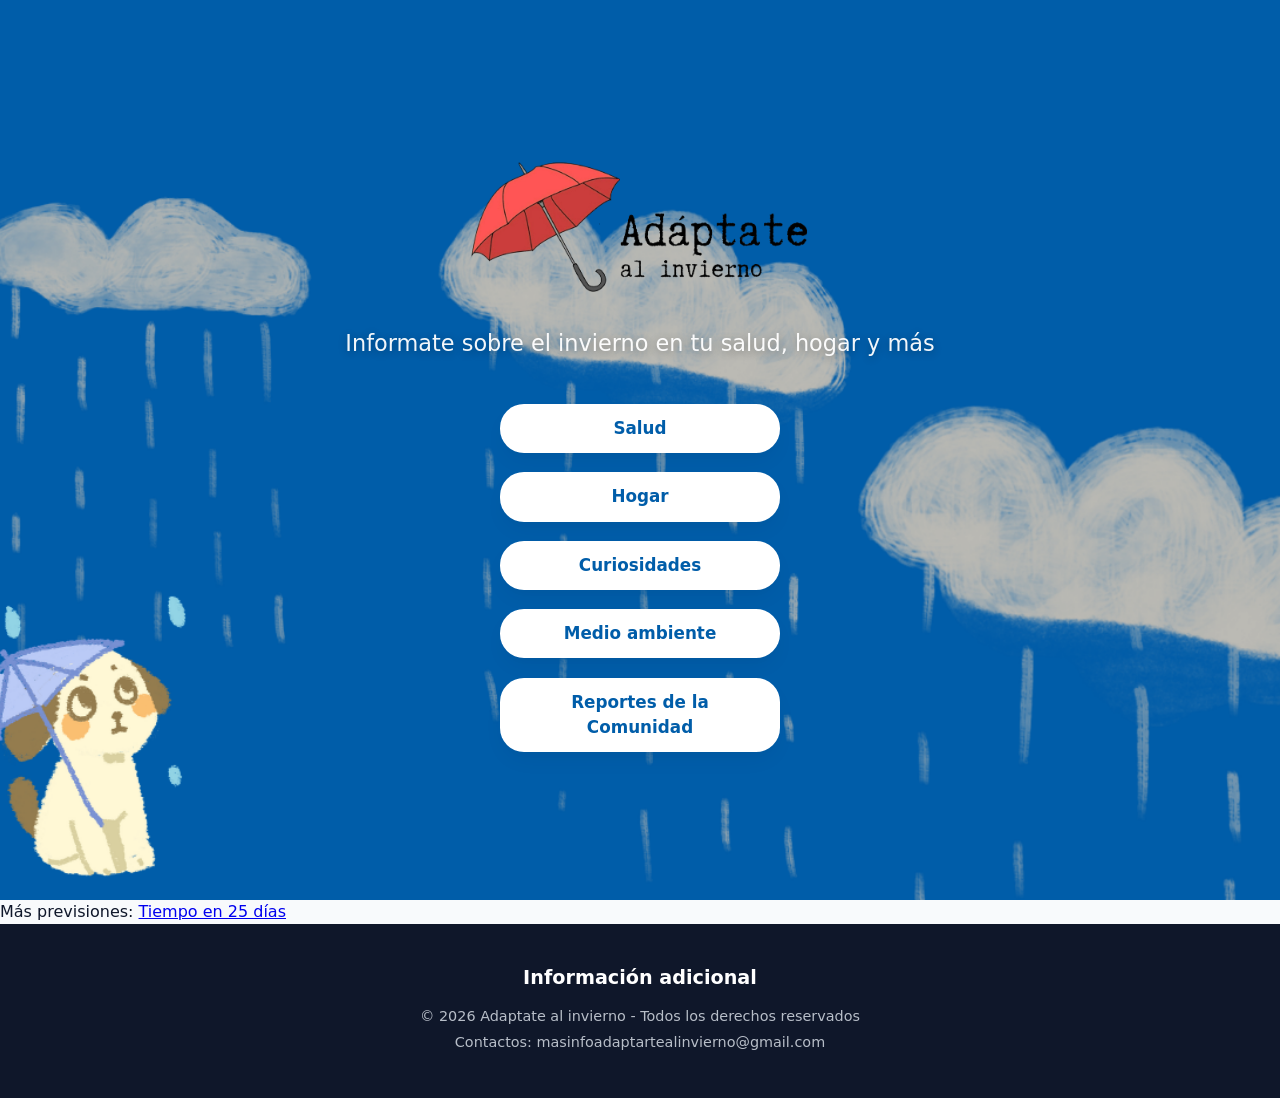
<file: index.html>
<!DOCTYPE html>
<html lang="es">
<head>
    <meta charset="UTF-8">
    <meta name="viewport" content="width=device-width, initial-scale=1.0">
    <title>Adáptate al invierno</title>
    <link rel="stylesheet" href="estilo.css"> 
</head>
<body>

  <header class="hero-banner">
       <div class="hero-content">
           <!-- Para el logo-->
        <img src="Logo/Logo invierno sin fondo.png" alt="Logo Adaptate al invierno" class="nav-logo-superior">

           <h2>Informate sobre el invierno en tu salud, hogar y más</h2>
           <a href="Salud.html" class="btn-mostrar">Salud</a>
           <a href="Hogar.html" class="btn-mostrar">Hogar</a>
           <a href="Curiosidades.html" class="btn-mostrar">Curiosidades</a>
           <a href="Medio ambiente.html" class="btn-mostrar">Medio ambiente</a>
           <a href="Reportes Comunidad.php" class="btn-mostrar">Reportes de la Comunidad</a>
         </div>
   </header>

   <!-- Witget para ver el clima -->
<div id="ww_276b9ba0b0af5" v='1.3' loc='id' a='{"t":"responsive","lang":"es",
     "sl_lpl":1,"ids":["wl4346"],"font":"Arial","sl_ics":"one","sl_sot":"celsius",
     "cl_bkg":"#1976D2","cl_font":"#FFFFFF","cl_cloud":"#FFFFFF","cl_persp":"#FFFFFF",
     "cl_sun":"#FFC107","cl_moon":"#FFC107","cl_thund":"#FF5722","sl_tof":"7",
     "cl_odd":"#0000000a"}'>Más previsiones: <a href="https://tiempolargo.com/madrid_tiempo_25_dias/" 
     id="ww_276b9ba0b0af5_u" target="_blank">Tiempo en 25 días</a></div><script async 
     src="https://app3.weatherwidget.org/js/?id=ww_276b9ba0b0af5"></script>

   <footer>
        <h3>Información adicional</h3>
        <p>© 2026 Adaptate al invierno - Todos los derechos reservados</p>
        <p>Contactos: masinfoadaptartealinvierno@gmail.com</p>
    </footer>
</body>
</html>
</file>
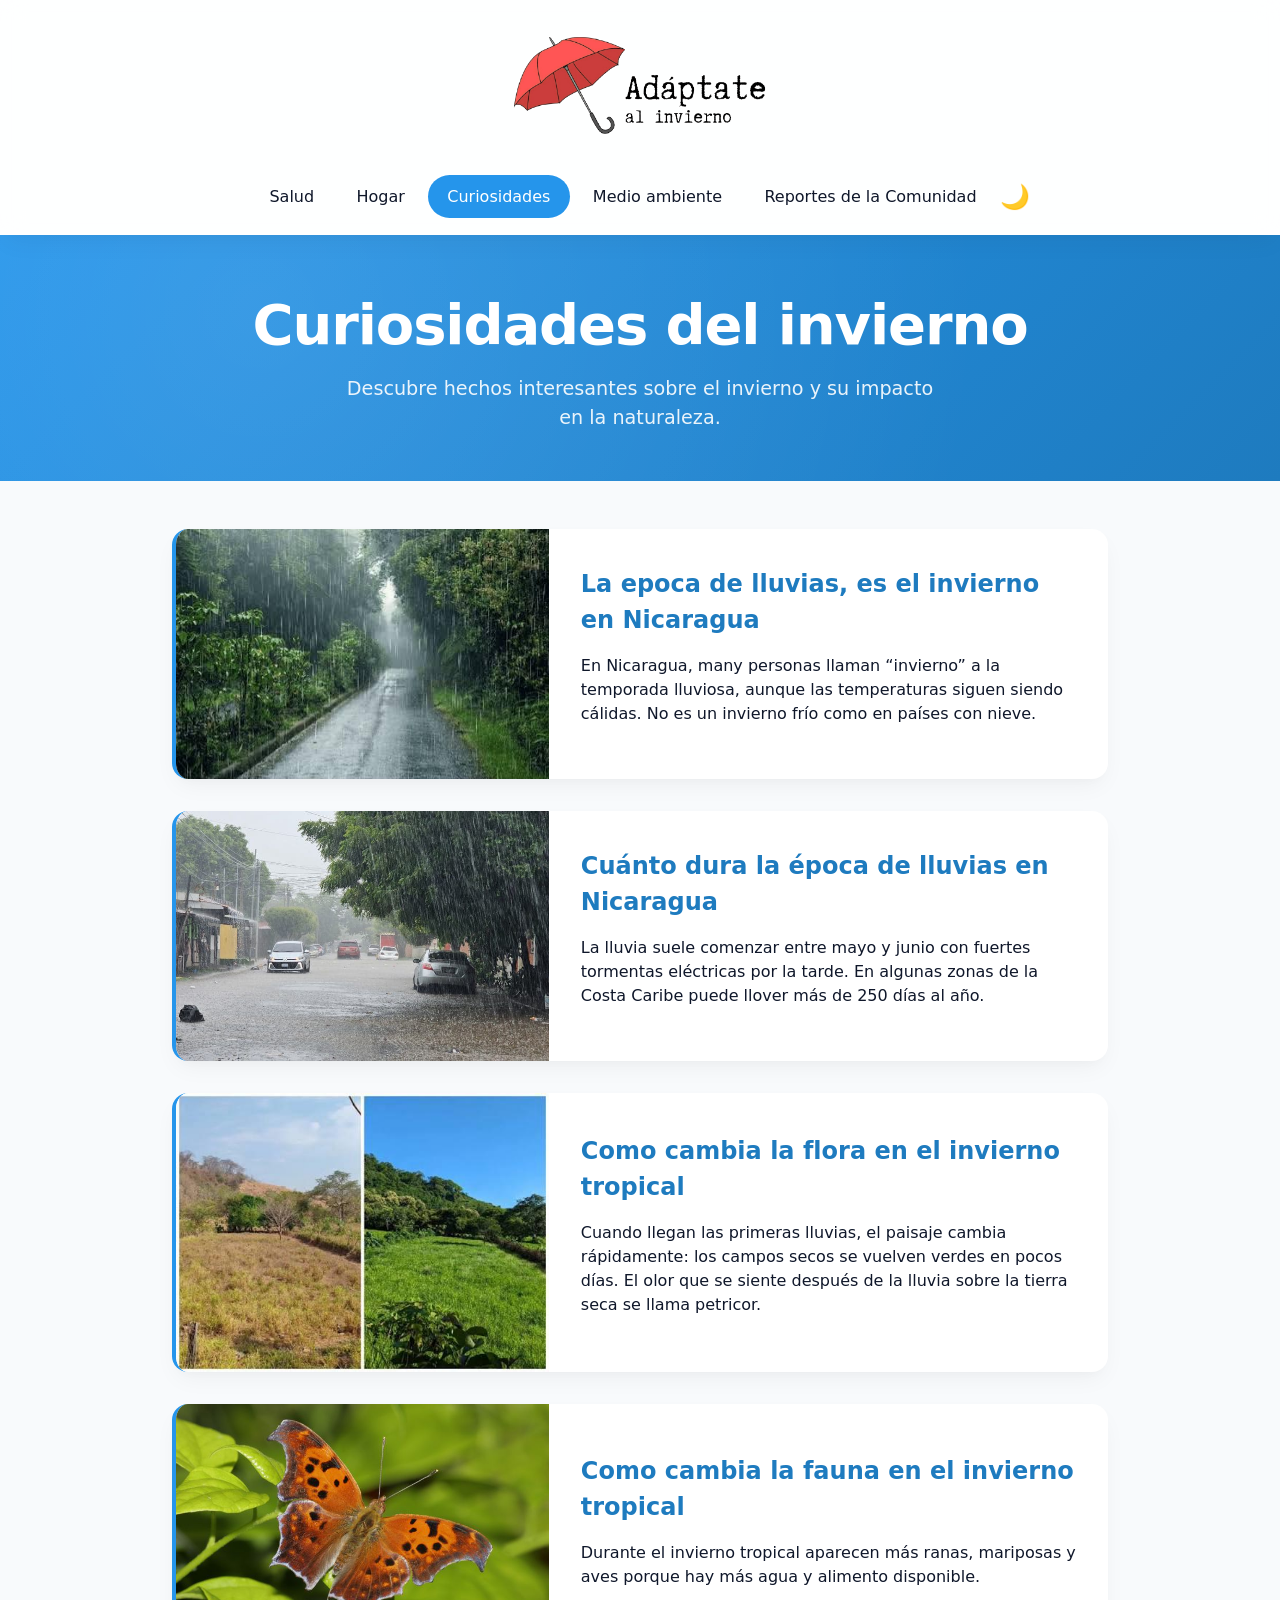
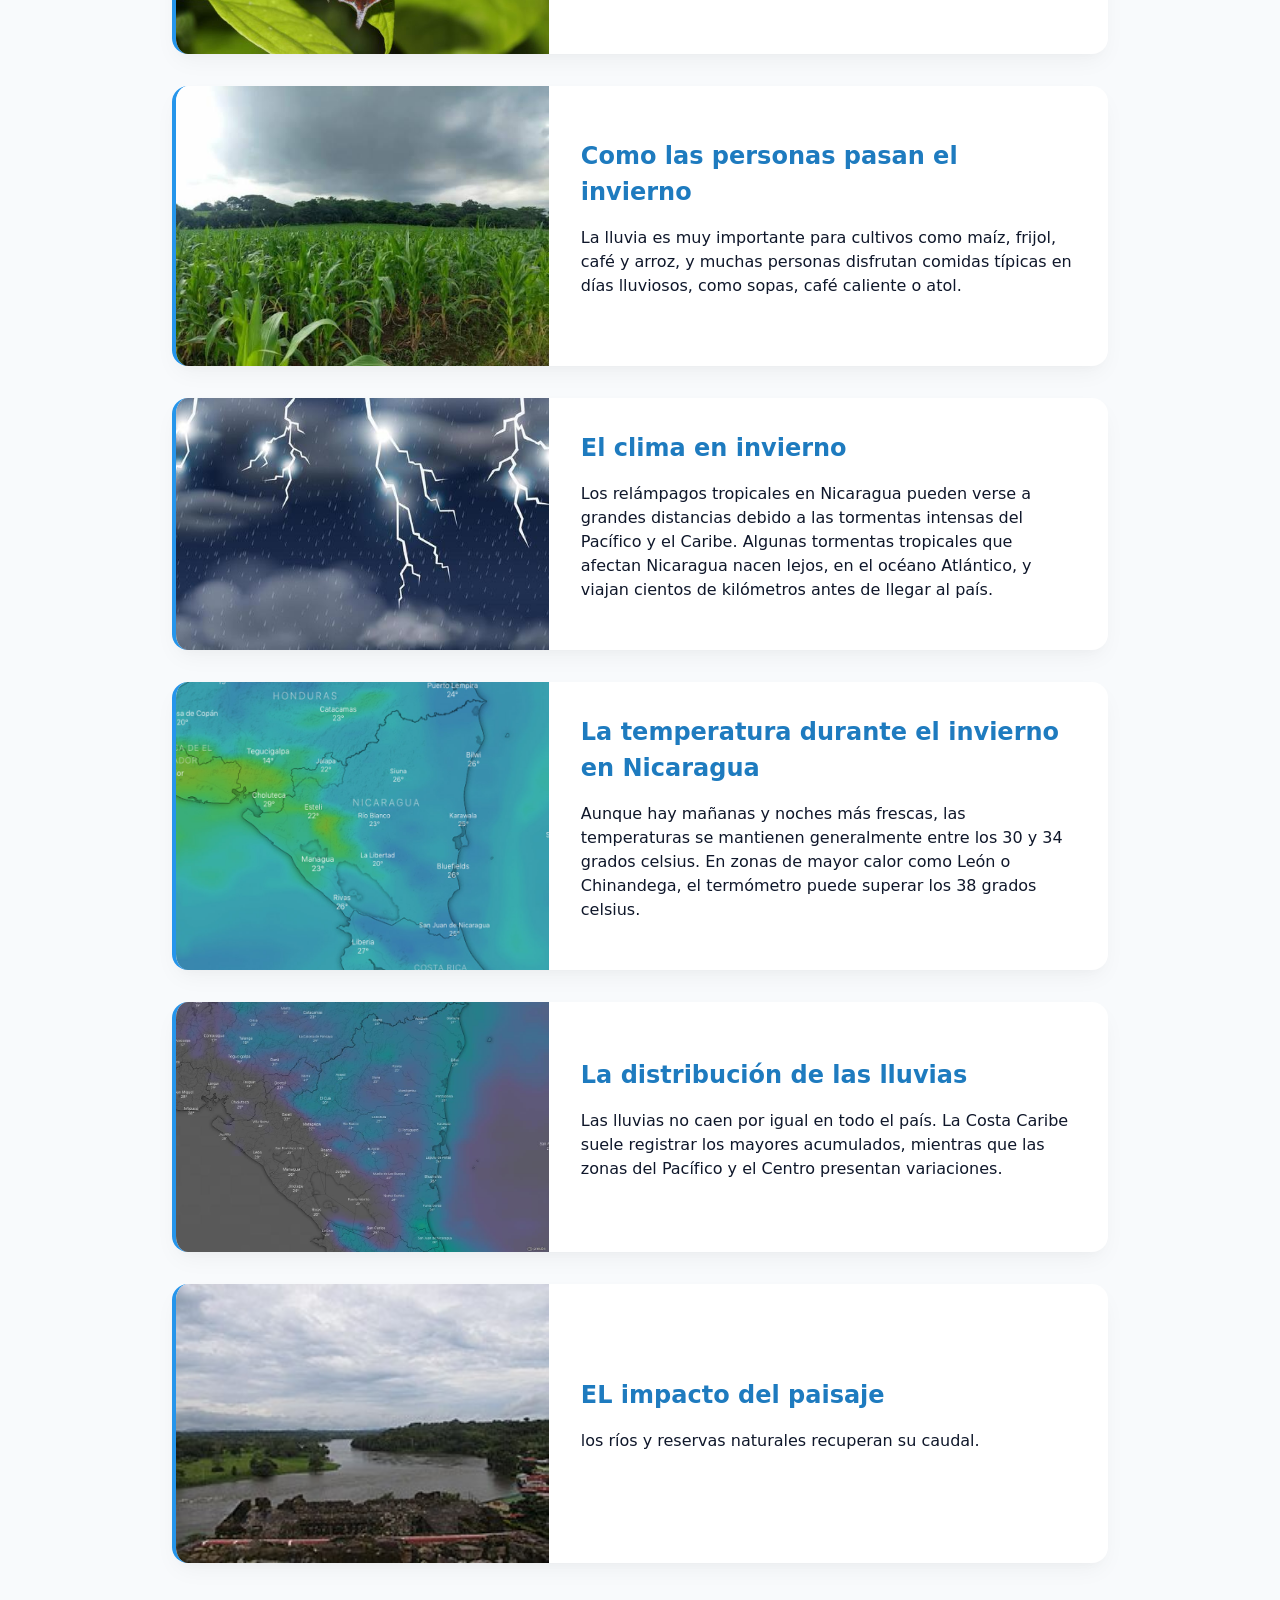
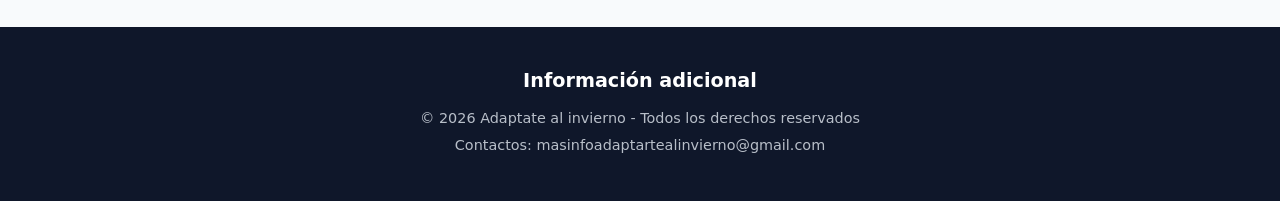
<file: Curiosidades.html>
<!DOCTYPE html>
<!DOCTYPE html>
<html lang="es">
<head>
    <meta charset="UTF-8">
    <meta name="viewport" content="width=device-width, initial-scale=1.0">
    <title>Curiosidades - Adáptate al invierno</title>
    <link rel="stylesheet" href="estilo.css"> 
</head>
<body>
     <nav>
        <a href="index.html"><img src="Logo/Logo invi sin fondo con orilla blanca.png" 
            alt="Logo Adáptate al invierno" class="nav-logo-superior">
        </a>
        
        <div class="nav-links">
            <a href="Salud.html">Salud</a>
            <a href="Hogar.html">Hogar</a>
            <a href="Curiosidades.html" style="background: var(--primary); color: white;">Curiosidades</a>
            <a href="Medio ambiente.html">Medio ambiente</a>
            <a href="Reportes Comunidad.php">Reportes de la Comunidad</a>

            <button class="theme-toggle" id="theme-toggle" title="Cambiar tema">🌙</button>
        </div>
    </nav>

    <header style="padding: 3rem 1rem;">
        <h1>Curiosidades del invierno</h1>
        <p>Descubre hechos interesantes sobre el invierno y su impacto en la naturaleza.</p>
    </header>

    <main class="contenedor-articulos">
        
        <article class="tarjeta">
            <img src="img de curiosidades/Lluvia2.JPG" alt="Una calle con vegetación alrededor mientras llueve">
            <div class="tarjeta-contenido">
                <h3>La epoca de lluvias, es el invierno en Nicaragua</h3>
                <p>En Nicaragua, many personas llaman “invierno” a la temporada lluviosa, aunque las temperaturas siguen siendo cálidas. No es un invierno frío como en países con nieve.</p>
            </div>
        </article>

        <article class="tarjeta">
            <img src="img de curiosidades/Lluvias fuertes.jpg" alt="Una calle con autos mientras llueve">
            <div class="tarjeta-contenido">
                <h3>Cuánto dura la época de lluvias en Nicaragua</h3>
                <p>La lluvia suele comenzar entre mayo y junio con fuertes tormentas eléctricas por la tarde. En algunas zonas de la Costa Caribe puede llover más de 250 días al año.</p>
            </div>
        </article>

        <article class="tarjeta">
            <img src="img de curiosidades/Cambio1.jpeg" alt="Se muesra un lugar en la naturaleza antes y despues del invierno">
            <div class="tarjeta-contenido">
                <h3>Como cambia la flora en el invierno tropical</h3>
                <p>Cuando llegan las primeras lluvias, el paisaje cambia rápidamente: los campos secos se vuelven verdes en pocos días. El olor que se siente después de la lluvia sobre la tierra seca se llama petricor.</p>
            </div>
        </article>

        <article class="tarjeta">
            <img src="img de curiosidades/Mariposa1.jpg" alt="Una mariposa de tonos naranja">
            <div class="tarjeta-contenido">
                <h3>Como cambia la fauna en el invierno tropical</h3>
                <p>Durante el invierno tropical aparecen más ranas, mariposas y aves porque hay más agua y alimento disponible.</p>
            </div>
        </article>

        <article class="tarjeta">
            <img src="img de curiosidades/Cultivos1.jpeg" alt="Cultivos en la temporada de lluvias">
            <div class="tarjeta-contenido">
                <h3>Como las personas pasan el invierno</h3>
                <p>La lluvia es muy importante para cultivos como maíz, frijol, café y arroz, y muchas personas disfrutan comidas típicas en días lluviosos, como sopas, café caliente o atol.</p>
            </div>
        </article>

        <article class="tarjeta">
            <img src="img de curiosidades/Tormenta1.jpeg" alt="Una ilustración de una tomenta electrica">
            <div class="tarjeta-contenido">
                <h3>El clima en invierno</h3>
                <p>Los relámpagos tropicales en Nicaragua pueden verse a grandes distancias debido a las tormentas intensas del Pacífico y el Caribe. Algunas tormentas tropicales que afectan Nicaragua nacen lejos, en el océano Atlántico, y viajan cientos de kilómetros antes de llegar al país.</p>
            </div>
        </article>

        <article class="tarjeta">
            <img src="img de curiosidades/Mapa del invierno en Nic.jpg" alt="Mapa de Nicaragua mostrando las temperaturas en invierno">
            <div class="tarjeta-contenido">
                <h3>La temperatura durante el invierno en Nicaragua</h3>
                <p>Aunque hay mañanas y noches más frescas, las temperaturas se mantienen generalmente entre los 30 y 34 grados celsius. En zonas de mayor calor como León o Chinandega, el termómetro puede superar los 38 grados celsius.</p>
            </div>
        </article>

        <article class="tarjeta">
            <img src="img de curiosidades/Mapa de lluvias en Nic.jpg" alt="Mapa de Nicaragua mostrando la distribución de las lluvias">
            <div class="tarjeta-contenido">
                <h3>La distribución de las lluvias</h3>
                <p>Las lluvias no caen por igual en todo el país. La Costa Caribe suele registrar los mayores acumulados, mientras que las zonas del Pacífico y el Centro presentan variaciones.</p>
            </div>
        </article>

        <article class="tarjeta">
            <img src="img de curiosidades/Rio san juan.JPG" alt="Río San Juan en invierno">
            <div class="tarjeta-contenido">
                <h3>EL impacto del paisaje</h3>
                <p>los ríos y reservas naturales recuperan su caudal.</p>
            </div>
        </article>

    </main>

   <footer>
        <h3>Información adicional</h3>
        <p>© 2026 Adaptate al invierno - Todos los derechos reservados</p>
        <p>Contactos: masinfoadaptartealinvierno@gmail.com</p>
    </footer>

    <script>
     const themeToggle = document.getElementById('theme-toggle');
     const currentTheme = localStorage.getItem('theme') || 'light';
     document.documentElement.setAttribute('data-theme', currentTheme);
     themeToggle.textContent = currentTheme === 'dark' ? '☀️' : '🌙';

     themeToggle.addEventListener('click', () => {
     const theme = document.documentElement.getAttribute('data-theme') === 'dark' ? 'light' : 'dark';
     document.documentElement.setAttribute('data-theme', theme);
     localStorage.setItem('theme', theme);
     themeToggle.textContent = theme === 'dark' ? '☀️' : '🌙';
     });
    </script>
</body>
</html>
</file>
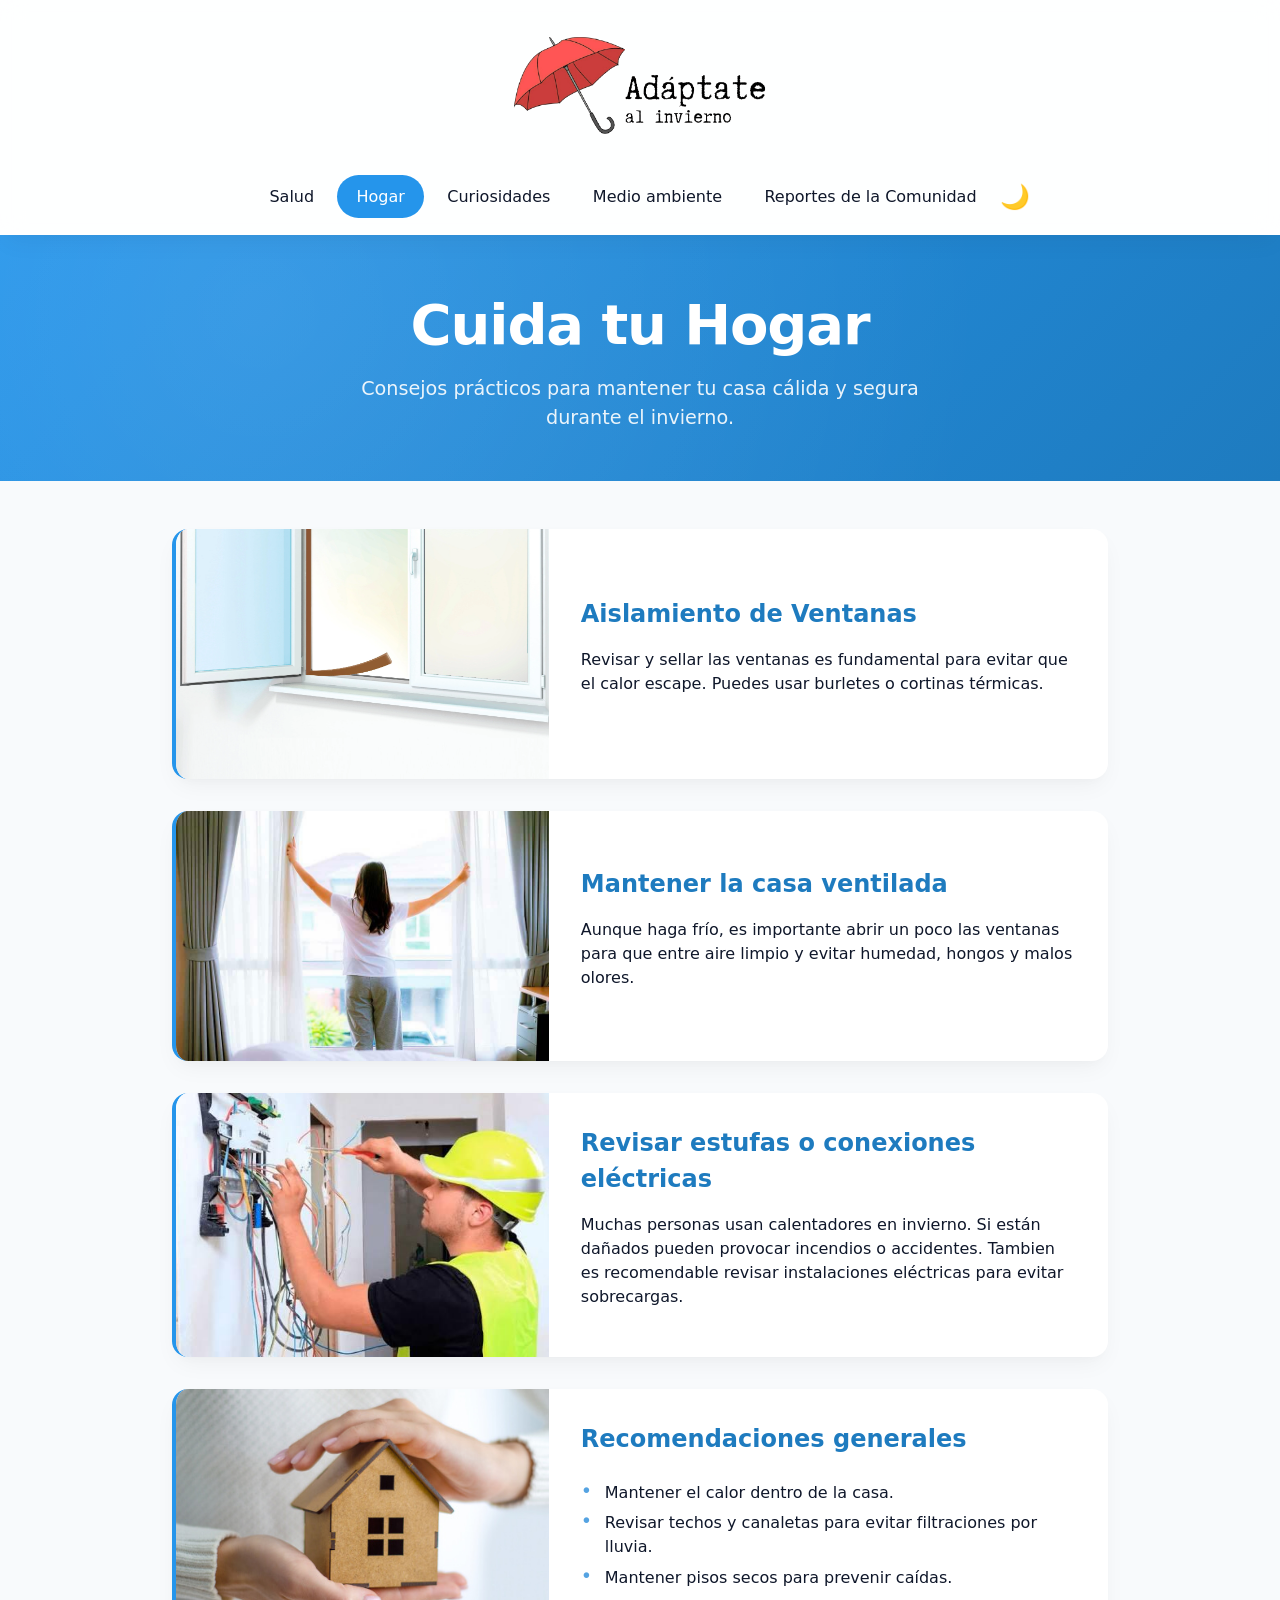
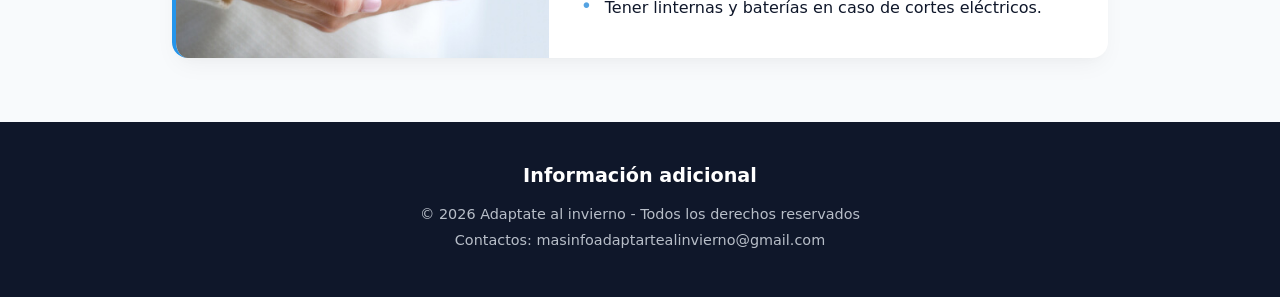
<file: Hogar.html>
<!DOCTYPE html>
<html lang="es">
<head>
    <meta charset="UTF-8">
    <meta name="viewport" content="width=device-width, initial-scale=1.0">
    <title>Hogar - Adáptate al invierno</title>
    <link rel="stylesheet" href="estilo.css"> 
</head>
<body>
    <nav>
        <a href="index.html"><img src="Logo/Logo invi sin fondo con orilla blanca.png" 
            alt="Logo Adáptate al invierno" class="nav-logo-superior">
        </a>

        <div class="nav-links">
            <a href="Salud.html">Salud</a> 
            <a href="Hogar.html" style="background: var(--primary); color: white;">Hogar</a>
            <a href="Curiosidades.html">Curiosidades</a>
            <a href="Medio ambiente.html">Medio ambiente</a>
            <a href="Reportes Comunidad.php">Reportes de la Comunidad</a>

            <button class="theme-toggle" id="theme-toggle" title="Cambiar tema">🌙</button>
        </div>
    </nav>
    
    <header style="padding: 3rem 1rem;">
        <h1>Cuida tu Hogar</h1>
        <p>Consejos prácticos para mantener tu casa cálida y segura durante el invierno.</p>
    </header>

    <main class="contenedor-articulos">
        
        <article class="tarjeta">
            <img src="img de hogar/Burlete1.webp" alt="Una ventana con plastico o burlete en la orilla">
            
            <div class="tarjeta-contenido">
                <h3>Aislamiento de Ventanas</h3>
                <p>Revisar y sellar las ventanas es fundamental para evitar que el calor escape. Puedes usar burletes o cortinas térmicas.</p>
            </div>
        </article>

        <article class="tarjeta">
            <img src="img de hogar/Ventilación 1.jpeg" alt="Una mujer abriendo las cortinas de una ventana">
            
            <div class="tarjeta-contenido">
                <h3>Mantener la casa ventilada</h3>
                <p>Aunque haga frío, es importante abrir un poco las ventanas para que entre aire limpio y evitar humedad, hongos y malos olores.</p>
            </div>
        </article>

        <article class="tarjeta">
            <img src="img de hogar/Revisando conexiones 2.jpeg" alt="Un hombre revisando conexiones">
            
            <div class="tarjeta-contenido">
                <h3>Revisar estufas o conexiones eléctricas</h3>
                <p>Muchas personas usan calentadores en invierno. Si están dañados pueden provocar incendios o accidentes. Tambien es recomendable revisar instalaciones eléctricas para evitar sobrecargas.</p>
            </div>
        </article>

        <article class="tarjeta">
            <img src="img de hogar/casa.jpg" alt="Una casa">
            
            <div class="tarjeta-contenido">
                <h3>Recomendaciones generales</h3>
                <ul class="lista-detalles">
                    <li>Mantener el calor dentro de la casa.</li>
                    <li>Revisar techos y canaletas para evitar filtraciones por lluvia.</li>
                    <li>Mantener pisos secos para prevenir caídas.</li>
                    <li>Tener linternas y baterías en caso de cortes eléctricos.</li>
                </ul>
            </div>
        </article>
        
    </main>

    <footer>
        <h3>Información adicional</h3>
        <p>© 2026 Adaptate al invierno - Todos los derechos reservados</p>
        <p>Contactos: masinfoadaptartealinvierno@gmail.com</p>
    </footer>

    <script>
     const themeToggle = document.getElementById('theme-toggle');
     const currentTheme = localStorage.getItem('theme') || 'light';
     document.documentElement.setAttribute('data-theme', currentTheme);
     themeToggle.textContent = currentTheme === 'dark' ? '☀️' : '🌙';

     themeToggle.addEventListener('click', () => {
     const theme = document.documentElement.getAttribute('data-theme') === 'dark' ? 'light' : 'dark';
     document.documentElement.setAttribute('data-theme', theme);
     localStorage.setItem('theme', theme);
     themeToggle.textContent = theme === 'dark' ? '☀️' : '🌙';
     });
    </script>
</body>
</html>
</file>
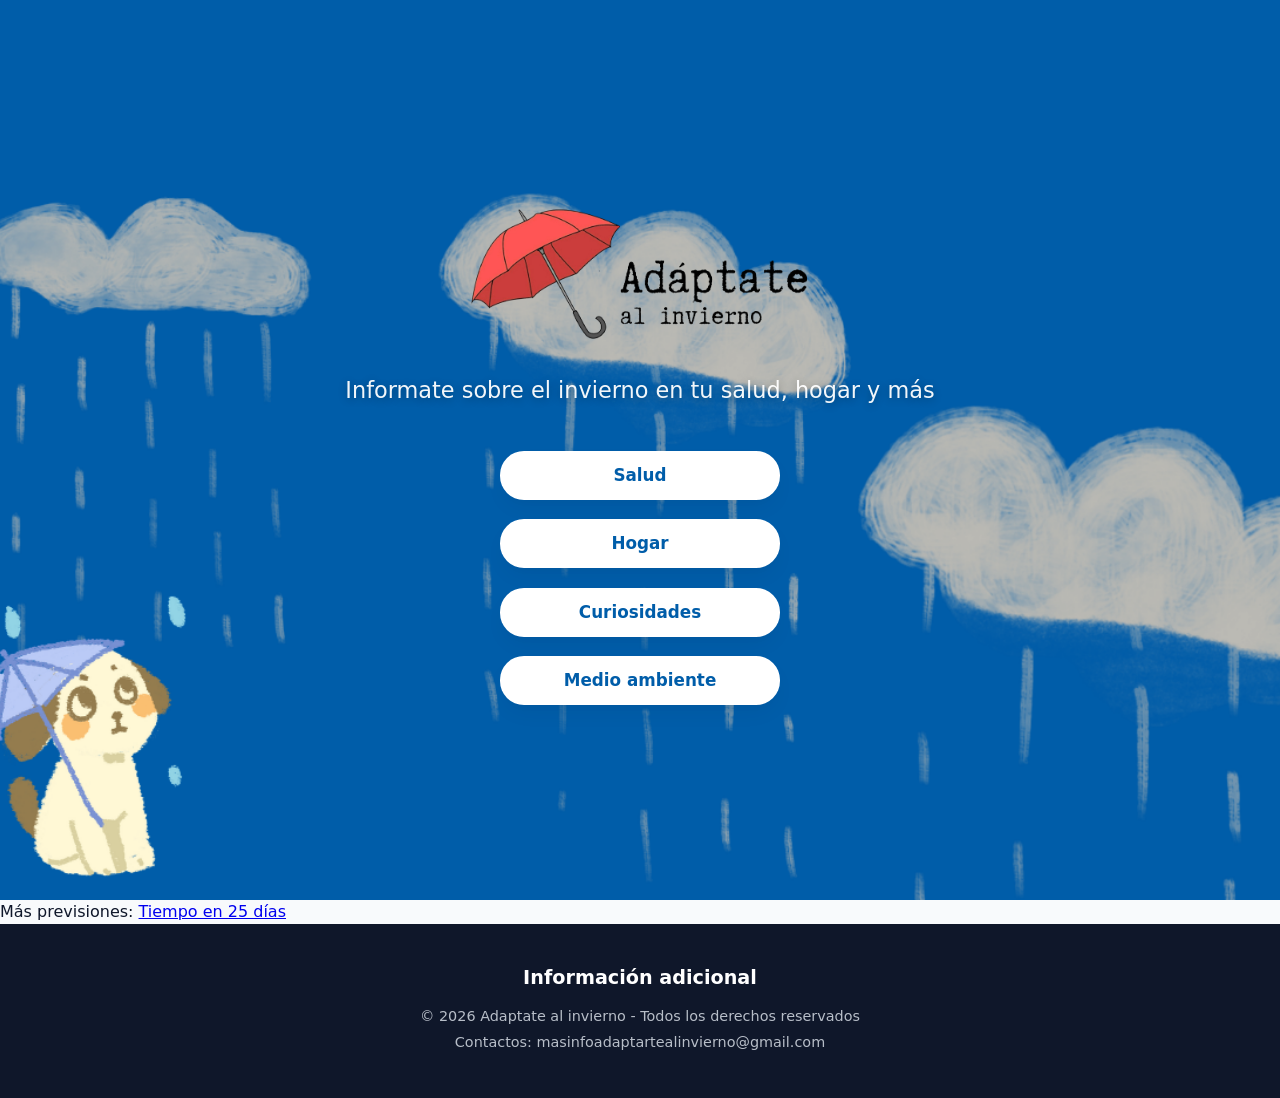
<file: inicio.html>
<!DOCTYPE html>
<html lang="es">
<head>
    <meta charset="UTF-8">
    <meta name="viewport" content="width=device-width, initial-scale=1.0">
    <title>Adáptate al invierno</title>
    <link rel="stylesheet" href="estilo.css"> 
</head>
<body>

  <header class="hero-banner">
       <div class="hero-content">
           <!-- Para el logo-->
        <img src="Logo/Logo invierno sin fondo.png" alt="Logo Adaptate al invierno" class="nav-logo-superior">

           <h2>Informate sobre el invierno en tu salud, hogar y más</h2>
           <a href="Salud.html" class="btn-mostrar">Salud</a>
           <a href="Hogar.html" class="btn-mostrar">Hogar</a>
           <a href="Curiosidades.html" class="btn-mostrar">Curiosidades</a>
           
           <a href="Medio ambiente.html" class="btn-mostrar">Medio ambiente</a>
         </div>
   </header>

   <!-- Witget para ver el clima -->
<div id="ww_276b9ba0b0af5" v='1.3' loc='id' a='{"t":"responsive","lang":"es",
     "sl_lpl":1,"ids":["wl4346"],"font":"Arial","sl_ics":"one","sl_sot":"celsius",
     "cl_bkg":"#1976D2","cl_font":"#FFFFFF","cl_cloud":"#FFFFFF","cl_persp":"#FFFFFF",
     "cl_sun":"#FFC107","cl_moon":"#FFC107","cl_thund":"#FF5722","sl_tof":"7",
     "cl_odd":"#0000000a"}'>Más previsiones: <a href="https://tiempolargo.com/madrid_tiempo_25_dias/" 
     id="ww_276b9ba0b0af5_u" target="_blank">Tiempo en 25 días</a></div><script async 
     src="https://app3.weatherwidget.org/js/?id=ww_276b9ba0b0af5"></script>

   <footer>
        <h3>Información adicional</h3>
        <p>© 2026 Adaptate al invierno - Todos los derechos reservados</p>
        <p>Contactos: masinfoadaptartealinvierno@gmail.com</p>
    </footer>
</body>
</html>
</file>
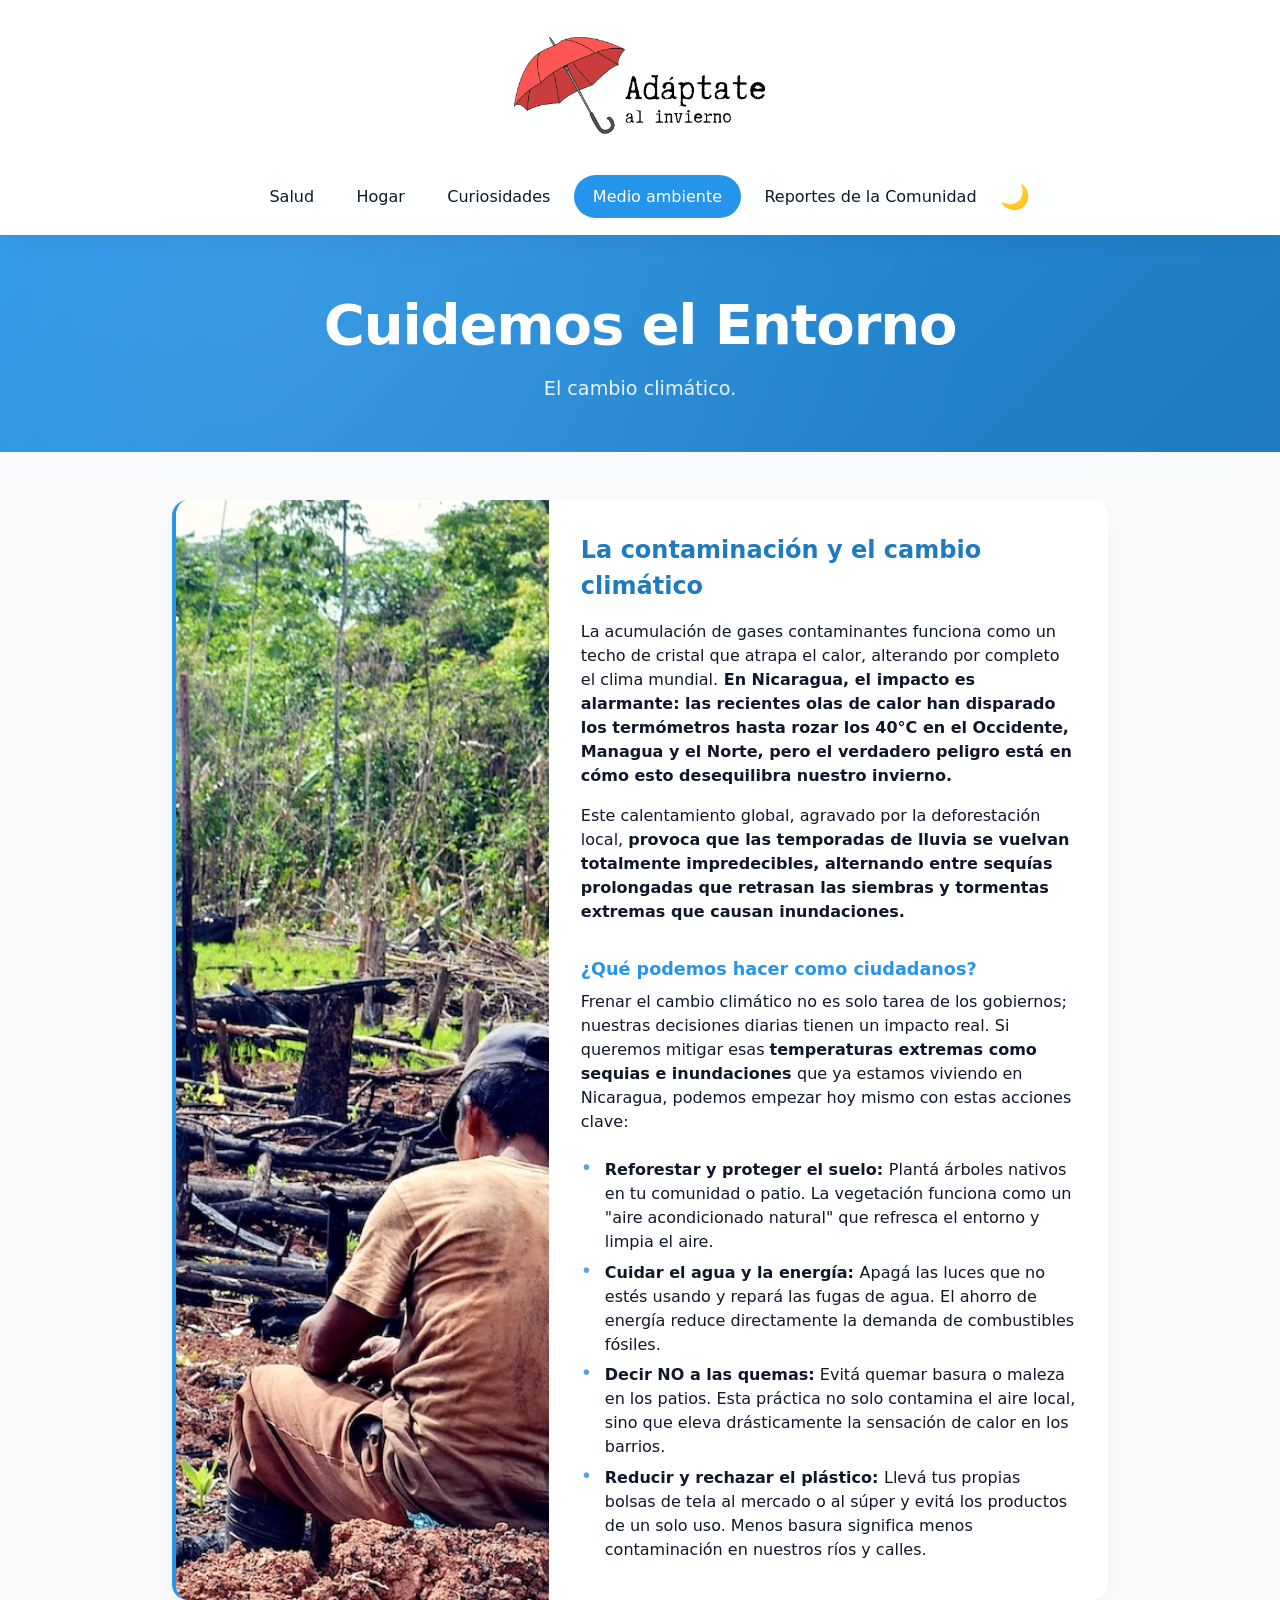
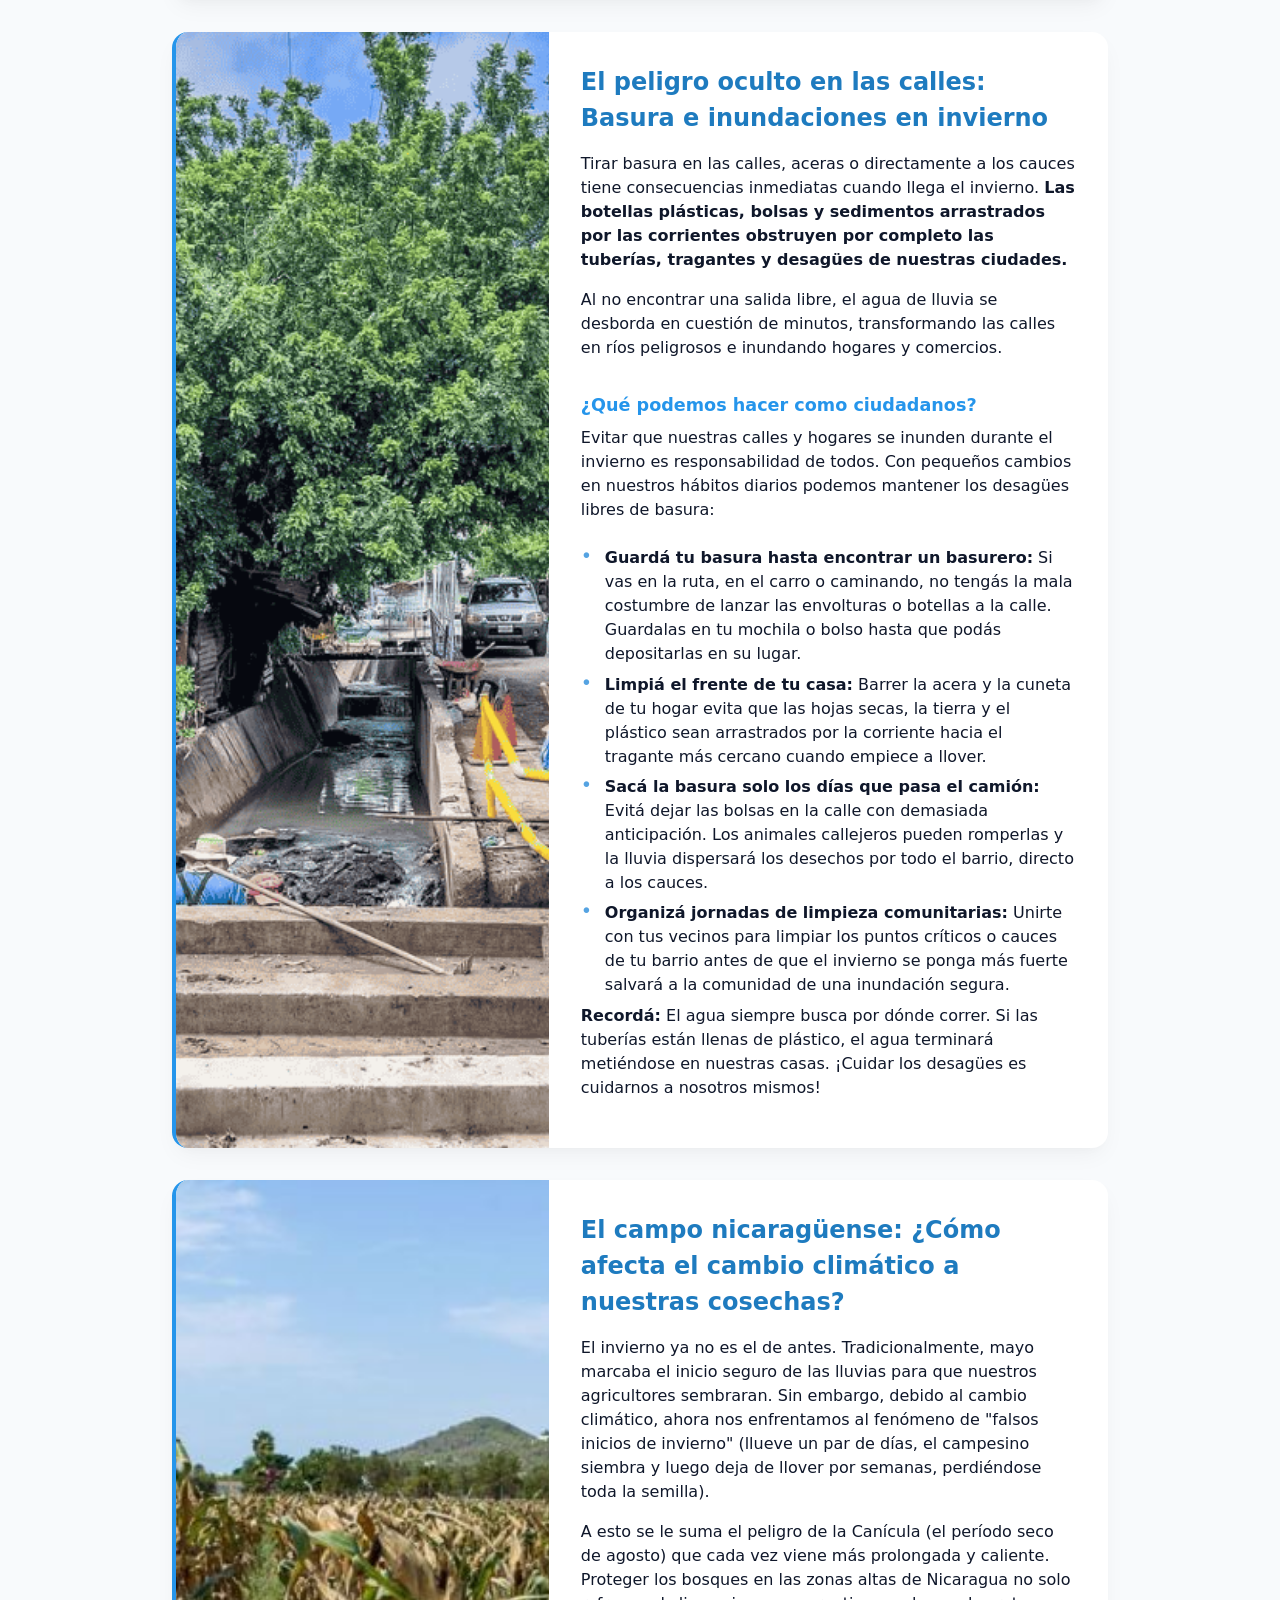
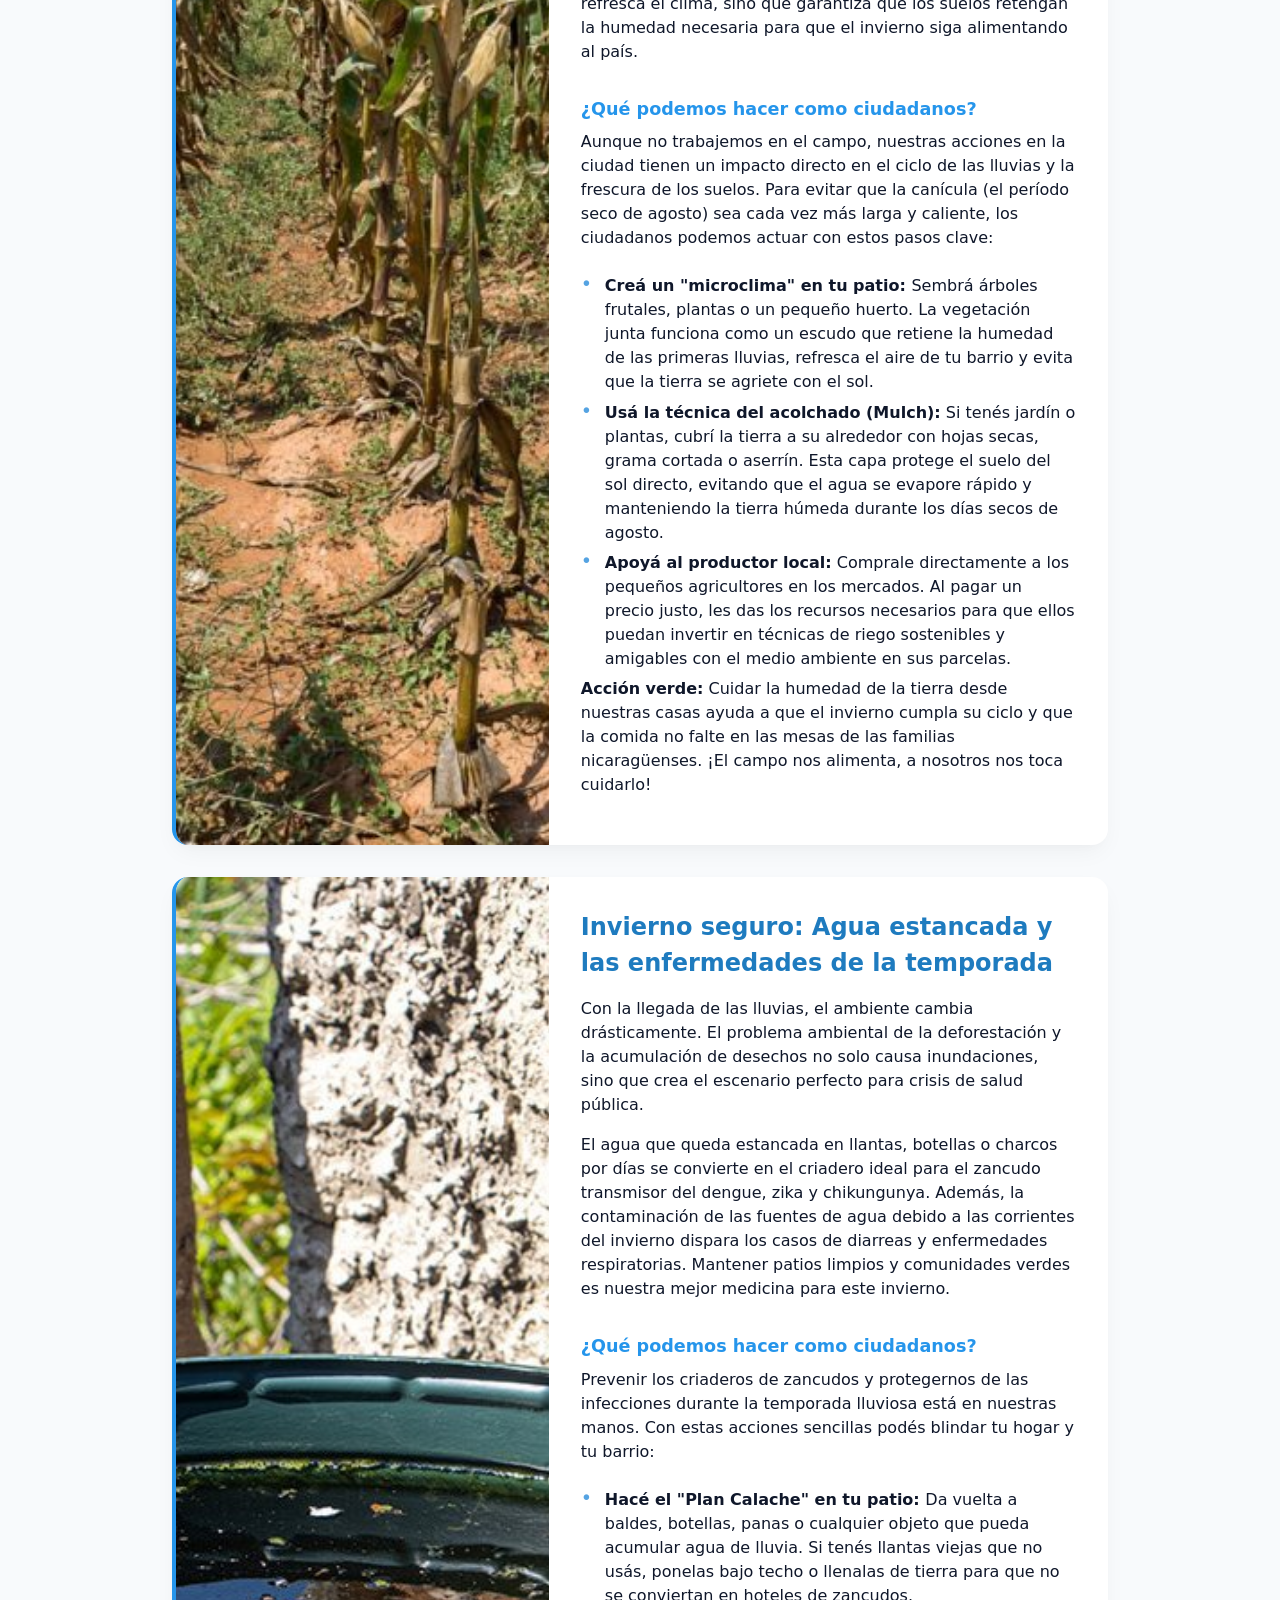
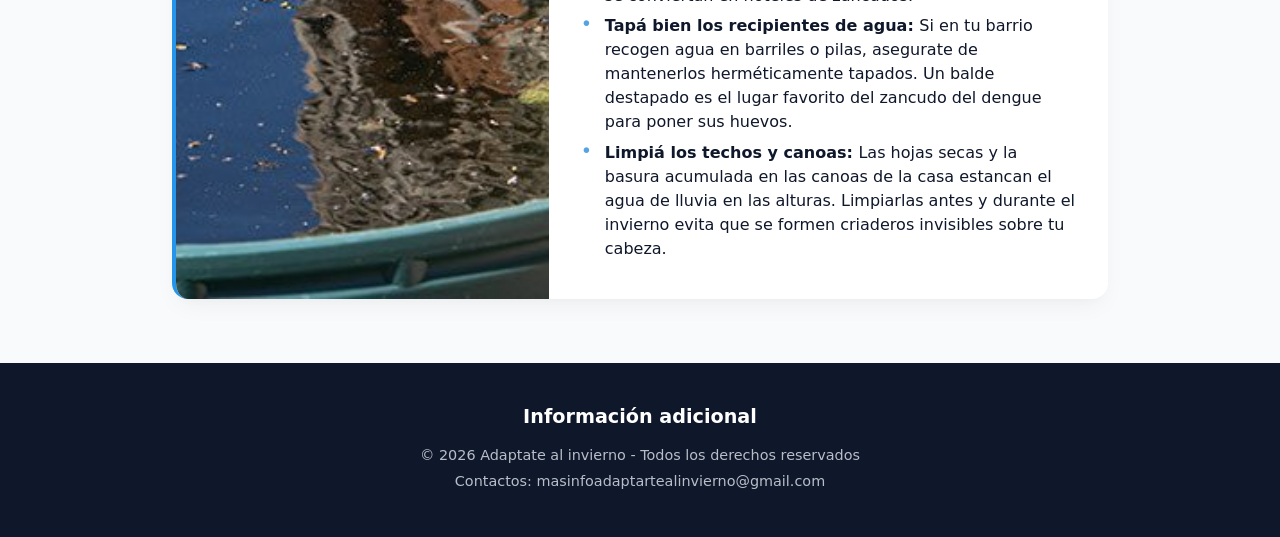
<file: Medio ambiente.html>
<!DOCTYPE html>
<html lang="es">
<head>
    <meta charset="UTF-8">
    <meta name="viewport" content="width=device-width, initial-scale=1.0">
    <title>Medio Ambiente - Adáptate al invierno</title>
    <link rel="stylesheet" href="estilo.css">
</head>
<body>
    <nav>
        <a href="index.html"><img src="Logo/Logo invi sin fondo con orilla blanca.png" 
            alt="Logo Adáptate al invierno" class="nav-logo-superior">
        </a>
        
        <div class="nav-links">
            <a href="Salud.html">Salud</a>
            <a href="Hogar.html">Hogar</a>
            <a href="Curiosidades.html">Curiosidades</a>
            <a href="Medio ambiente.html" style="background: var(--primary); color: white;">Medio ambiente</a>
            <a href="Reportes Comunidad.php">Reportes de la Comunidad</a>

            <button class="theme-toggle" id="theme-toggle" title="Cambiar tema">🌙</button>
        </div>
    </nav>

    <header style="padding: 3rem 1rem;">
        <h1>Cuidemos el Entorno</h1>
        <p>El cambio climático.</p>
    </header>

    <main class="contenedor-articulos">
        
        <!-- ARTÍCULO 1 -->
        <article class="tarjeta">
            <!-- La imagen va primero -->
            <img src="img de medio ambiente/deforestacion.jpg" alt="Una ilustración de deforestación">
            
            <!-- Todo el texto envuelto en tarjeta-contenido -->
            <div class="tarjeta-contenido">
                <h3>La contaminación y el cambio climático</h3>
                <p>La acumulación de gases contaminantes funciona como un techo de cristal que atrapa el calor, alterando por completo el clima mundial.<b> En Nicaragua, el impacto es alarmante: las recientes olas de calor han disparado los termómetros hasta rozar los 40°C en el Occidente, Managua y el Norte, pero el verdadero peligro está en cómo esto desequilibra nuestro invierno.</b></p>
                
                <p>Este calentamiento global, agravado por la deforestación local, <b> provoca que las temporadas de lluvia se vuelvan totalmente impredecibles, alternando entre sequías prolongadas que retrasan las siembras y tormentas extremas que causan inundaciones.</b></p>
                
                <h4>¿Qué podemos hacer como ciudadanos?</h4>
                <p>Frenar el cambio climático no es solo tarea de los gobiernos; nuestras decisiones diarias tienen un impacto real. Si queremos mitigar esas <b> temperaturas extremas como sequias e inundaciones </b> que ya estamos viviendo en Nicaragua, podemos empezar hoy mismo con estas acciones clave:</p>
                
                <ul class="lista-detalles">
                    <li><b>Reforestar y proteger el suelo: </b>Plantá árboles nativos en tu comunidad o patio. La vegetación funciona como un "aire acondicionado natural" que refresca el entorno y limpia el aire.</li>
                    <li><b>Cuidar el agua y la energía: </b>Apagá las luces que no estés usando y repará las fugas de agua. El ahorro de energía reduce directamente la demanda de combustibles fósiles.</li>
                    <li><b>Decir NO a las quemas:</b> Evitá quemar basura o maleza en los patios. Esta práctica no solo contamina el aire local, sino que eleva drásticamente la sensación de calor en los barrios.</li>
                    <li><b>Reducir y rechazar el plástico: </b>Llevá tus propias bolsas de tela al mercado o al súper y evitá los productos de un solo uso. Menos basura significa menos contaminación en nuestros ríos y calles.</li>
                </ul>
            </div>
        </article>

        <!-- ARTÍCULO 2 -->
        <article class="tarjeta">
            <img src="img de medio ambiente/cause.png" alt="Una ilustración de un cauce contaminado">
            
            <div class="tarjeta-contenido">
                <h3>El peligro oculto en las calles: Basura e inundaciones en invierno</h3>
                <p>Tirar basura en las calles, aceras o directamente a los cauces tiene consecuencias inmediatas cuando llega el invierno. <b>Las botellas plásticas, bolsas y sedimentos arrastrados por las corrientes obstruyen por completo las tuberías, tragantes y desagües de nuestras ciudades.</b></p>
                
                <p>Al no encontrar una salida libre, el agua de lluvia se desborda en cuestión de minutos, transformando las calles en ríos peligrosos e inundando hogares y comercios.</p>
                
                <h4>¿Qué podemos hacer como ciudadanos?</h4>
                <p>Evitar que nuestras calles y hogares se inunden durante el invierno es responsabilidad de todos. Con pequeños cambios en nuestros hábitos diarios podemos mantener los desagües libres de basura:</p>
                
                <ul class="lista-detalles">
                    <li><b>Guardá tu basura hasta encontrar un basurero:</b> Si vas en la ruta, en el carro o caminando, no tengás la mala costumbre de lanzar las envolturas o botellas a la calle. Guardalas en tu mochila o bolso hasta que podás depositarlas en su lugar.</li>
                    <li><b>Limpiá el frente de tu casa:</b> Barrer la acera y la cuneta de tu hogar evita que las hojas secas, la tierra y el plástico sean arrastrados por la corriente hacia el tragante más cercano cuando empiece a llover.</li>
                    <li><b>Sacá la basura solo los días que pasa el camión:</b> Evitá dejar las bolsas en la calle con demasiada anticipación. Los animales callejeros pueden romperlas y la lluvia dispersará los desechos por todo el barrio, directo a los cauces.</li>
                    <li><b>Organizá jornadas de limpieza comunitarias:</b> Unirte con tus vecinos para limpiar los puntos críticos o cauces de tu barrio antes de que el invierno se ponga más fuerte salvará a la comunidad de una inundación segura.</li>
                </ul>
                <p><b>Recordá:</b> El agua siempre busca por dónde correr. Si las tuberías están llenas de plástico, el agua terminará metiéndose en nuestras casas. ¡Cuidar los desagües es cuidarnos a nosotros mismos!</p>
            </div>
        </article>

        <!-- ARTÍCULO 3 -->
        <article class="tarjeta">
            <img src="img de medio ambiente/cultivos.jpg" alt="Una ilustración de cultivos">
            
            <div class="tarjeta-contenido">
                <h3>El campo nicaragüense: ¿Cómo afecta el cambio climático a nuestras cosechas?</h3>
                <p>El invierno ya no es el de antes. Tradicionalmente, mayo marcaba el inicio seguro de las lluvias para que nuestros agricultores sembraran. Sin embargo, debido al cambio climático, ahora nos enfrentamos al fenómeno de "falsos inicios de invierno" (llueve un par de días, el campesino siembra y luego deja de llover por semanas, perdiéndose toda la semilla).</p>
                
                <p>A esto se le suma el peligro de la Canícula (el período seco de agosto) que cada vez viene más prolongada y caliente. Proteger los bosques en las zonas altas de Nicaragua no solo refresca el clima, sino que garantiza que los suelos retengan la humedad necesaria para que el invierno siga alimentando al país.</p>
                
                <h4>¿Qué podemos hacer como ciudadanos?</h4>
                <p>Aunque no trabajemos en el campo, nuestras acciones en la ciudad tienen un impacto directo en el ciclo de las lluvias y la frescura de los suelos. Para evitar que la canícula (el período seco de agosto) sea cada vez más larga y caliente, los ciudadanos podemos actuar con estos pasos clave:</p>
                
                <ul class="lista-detalles">
                    <li><b>Creá un "microclima" en tu patio: </b>Sembrá árboles frutales, plantas o un pequeño huerto. La vegetación junta funciona como un escudo que retiene la humedad de las primeras lluvias, refresca el aire de tu barrio y evita que la tierra se agriete con el sol.</li>
                    <li><b>Usá la técnica del acolchado (Mulch):</b> Si tenés jardín o plantas, cubrí la tierra a su alrededor con hojas secas, grama cortada o aserrín. Esta capa protege el suelo del sol directo, evitando que el agua se evapore rápido y manteniendo la tierra húmeda durante los días secos de agosto.</li>
                    <li><b>Apoyá al productor local:</b> Comprale directamente a los pequeños agricultores en los mercados. Al pagar un precio justo, les das los recursos necesarios para que ellos puedan invertir en técnicas de riego sostenibles y amigables con el medio ambiente en sus parcelas.</li>
                </ul>
                <p><b>Acción verde:</b> Cuidar la humedad de la tierra desde nuestras casas ayuda a que el invierno cumpla su ciclo y que la comida no falte en las mesas de las familias nicaragüenses. ¡El campo nos alimenta, a nosotros nos toca cuidarlo!</p>
            </div>
        </article>

        <!-- ARTÍCULO 4 -->
        <article class="tarjeta">
            <img src="img de medio ambiente/zancudos.jpg" alt="Agua estancada y zancudos">
            
            <div class="tarjeta-contenido">
                <h3>Invierno seguro: Agua estancada y las enfermedades de la temporada</h3>
                <p>Con la llegada de las lluvias, el ambiente cambia drásticamente. El problema ambiental de la deforestación y la acumulación de desechos no solo causa inundaciones, sino que crea el escenario perfecto para crisis de salud pública.</p>
                
                <p>El agua que queda estancada en llantas, botellas o charcos por días se convierte en el criadero ideal para el zancudo transmisor del dengue, zika y chikungunya. Además, la contaminación de las fuentes de agua debido a las corrientes del invierno dispara los casos de diarreas y enfermedades respiratorias. Mantener patios limpios y comunidades verdes es nuestra mejor medicina para este invierno.</p>
                
                <h4>¿Qué podemos hacer como ciudadanos?</h4>
                <p>Prevenir los criaderos de zancudos y protegernos de las infecciones durante la temporada lluviosa está en nuestras manos. Con estas acciones sencillas podés blindar tu hogar y tu barrio:</p>
                
                <ul class="lista-detalles">
                    <li><b>Hacé el "Plan Calache" en tu patio: </b>Da vuelta a baldes, botellas, panas o cualquier objeto que pueda acumular agua de lluvia. Si tenés llantas viejas que no usás, ponelas bajo techo o llenalas de tierra para que no se conviertan en hoteles de zancudos.</li>
                    <li><b>Tapá bien los recipientes de agua: </b> Si en tu barrio recogen agua en barriles o pilas, asegurate de mantenerlos herméticamente tapados. Un balde destapado es el lugar favorito del zancudo del dengue para poner sus huevos.</li>
                    <li><b>Limpiá los techos y canoas: </b>Las hojas secas y la basura acumulada en las canoas de la casa estancan el agua de lluvia en las alturas. Limpiarlas antes y durante el invierno evita que se formen criaderos invisibles sobre tu cabeza.</li>
                </ul>
            </div>
        </article>
        
    </main>

    <footer>
        <h3>Información adicional</h3>
        <p>© 2026 Adaptate al invierno - Todos los derechos reservados</p>
        <p>Contactos: masinfoadaptartealinvierno@gmail.com</p>
    </footer>

    <script>
     const themeToggle = document.getElementById('theme-toggle');
     const currentTheme = localStorage.getItem('theme') || 'light';
     document.documentElement.setAttribute('data-theme', currentTheme);
     themeToggle.textContent = currentTheme === 'dark' ? '☀️' : '🌙';

     themeToggle.addEventListener('click', () => {
     const theme = document.documentElement.getAttribute('data-theme') === 'dark' ? 'light' : 'dark';
     document.documentElement.setAttribute('data-theme', theme);
     localStorage.setItem('theme', theme);
     themeToggle.textContent = theme === 'dark' ? '☀️' : '🌙';
     });
    </script>
</body>
</html>
</file>
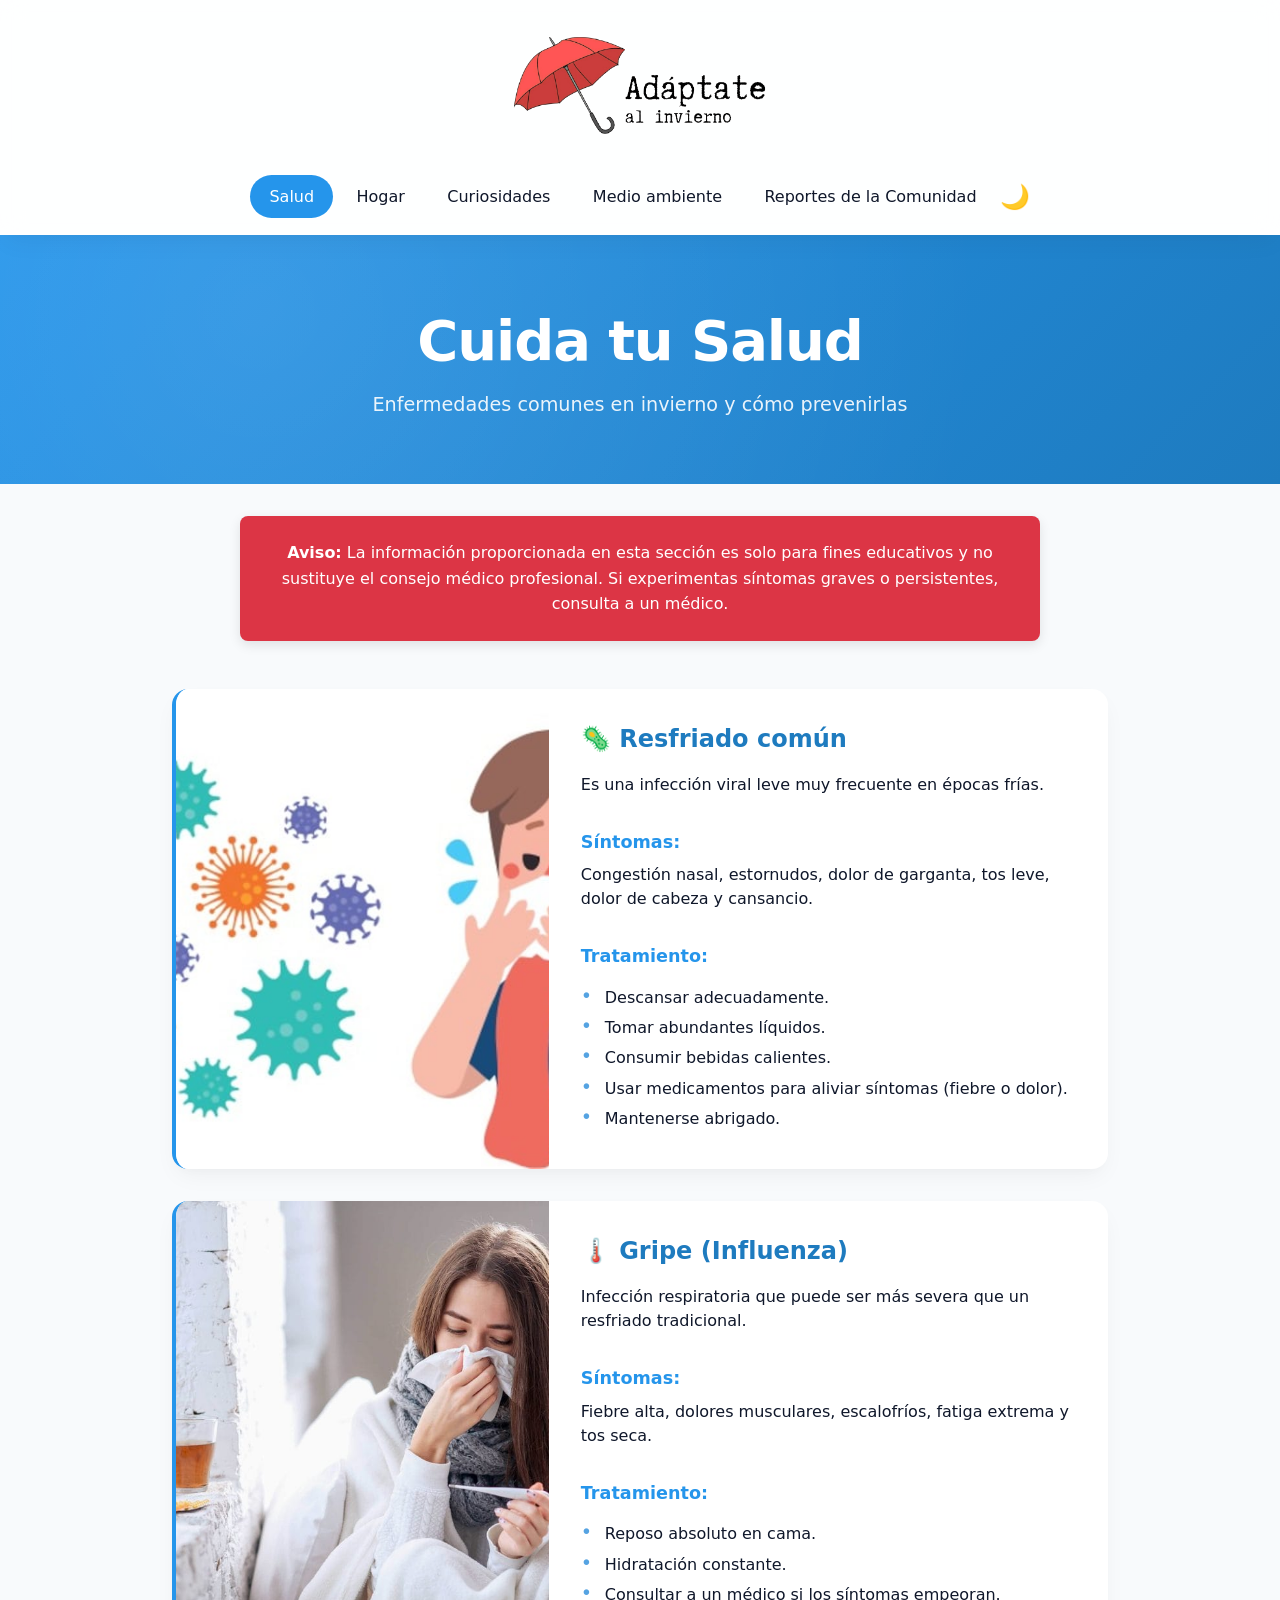
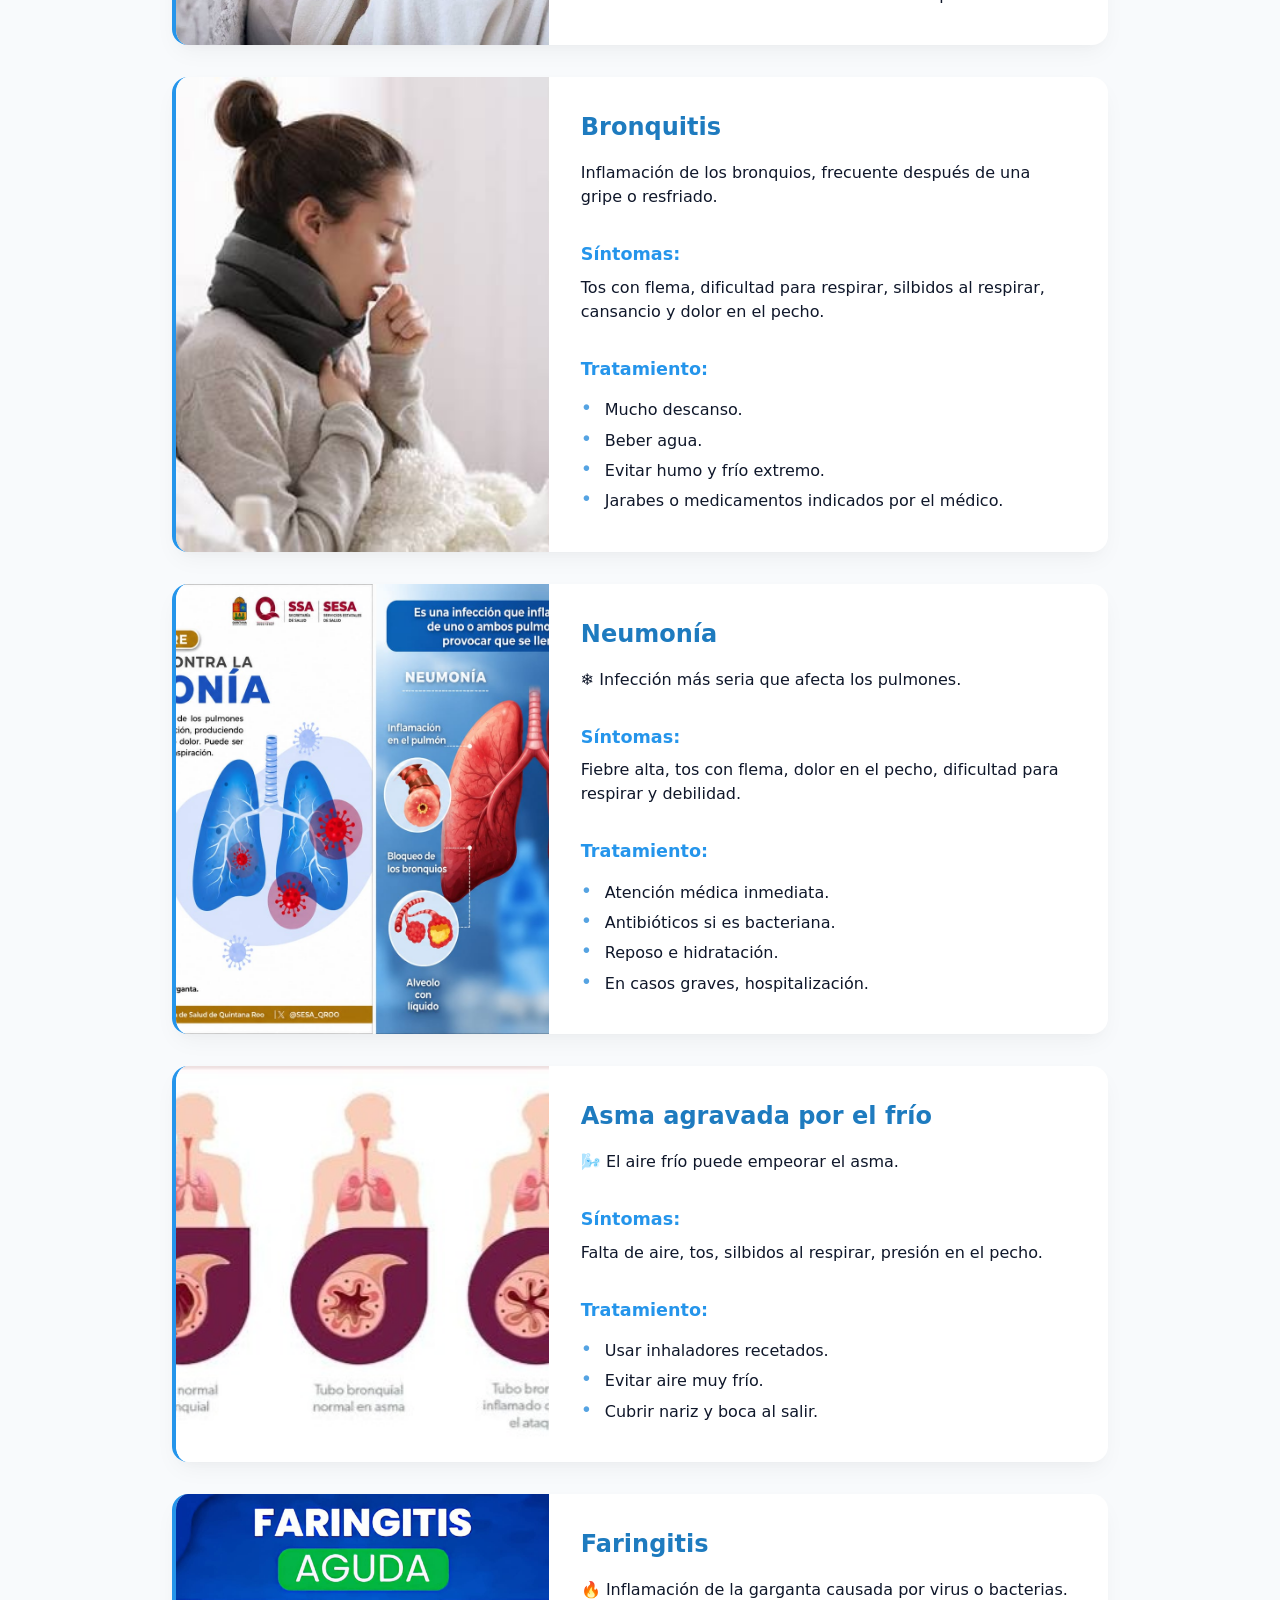
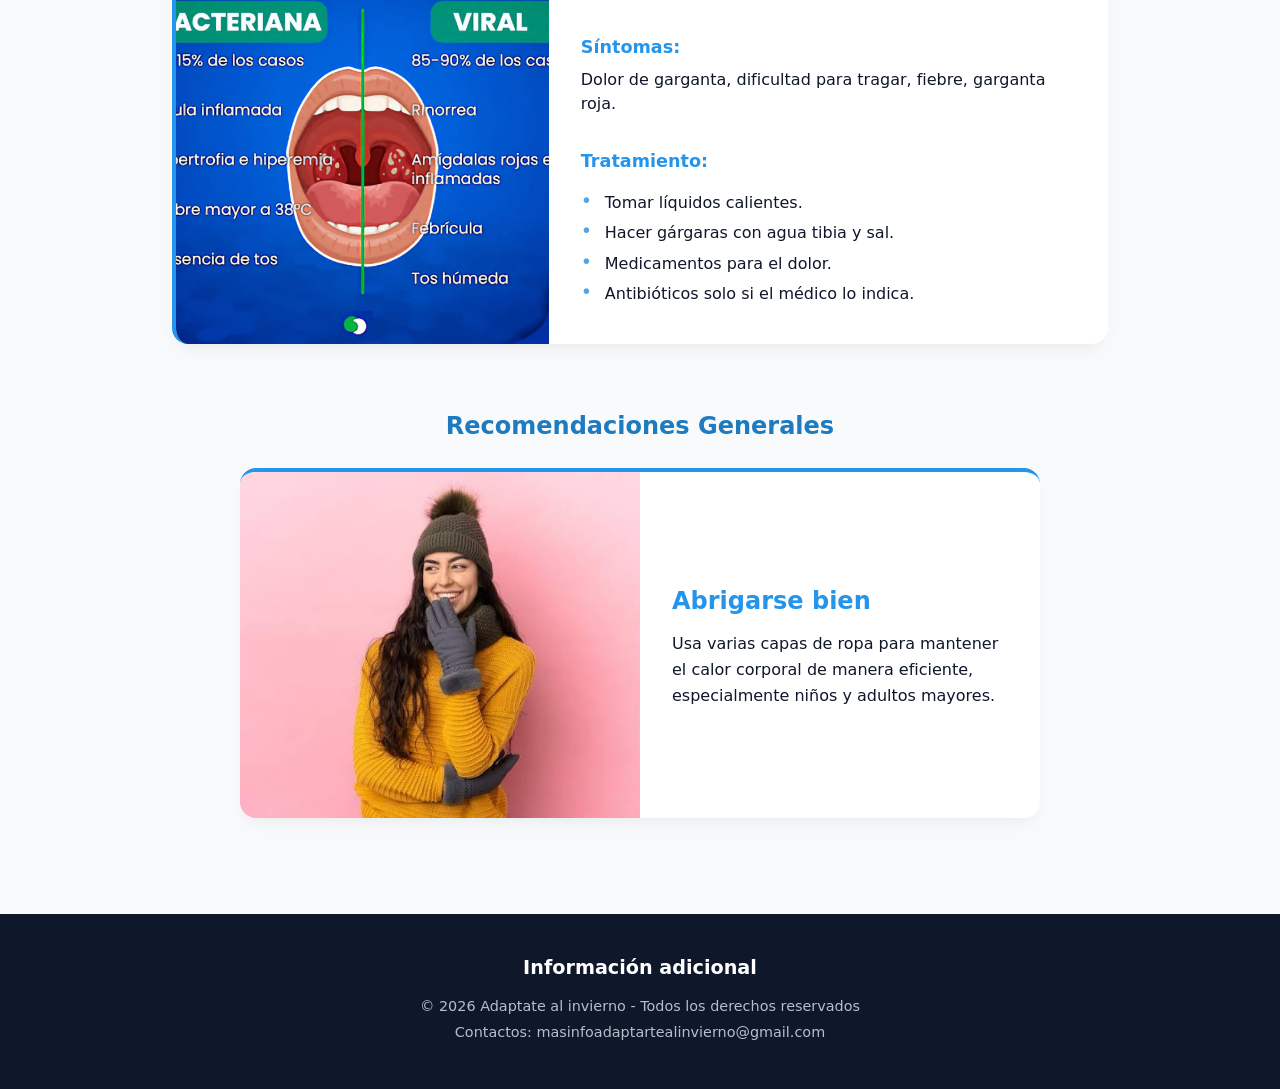
<file: Salud.html>
<!DOCTYPE html>
<html lang="es">
<head>
    <meta charset="UTF-8">
    <meta name="viewport" content="width=device-width, initial-scale=1.0">
    <title>Salud - Adáptate al invierno</title>
    <link rel="stylesheet" href="estilo.css">
</head>
<body>
    
    <nav>
        <a href="index.html"><img src="Logo/Logo invi sin fondo con orilla blanca.png" 
            alt="Logo Adáptate al invierno" class="nav-logo-superior">
        </a>
        
        <div class="nav-links"> 
            <a href="Salud.html" style="background: var(--primary); color: white;">Salud</a>
            <a href="Hogar.html">Hogar</a>
            <a href="Curiosidades.html">Curiosidades</a>
            <a href="Medio ambiente.html">Medio ambiente</a>
            <a href="Reportes Comunidad.php">Reportes de la Comunidad</a>

            <button class="theme-toggle" id="theme-toggle" title="Cambiar tema">🌙</button>
        </div>
    </nav>

    <header>
        <h1>Cuida tu Salud</h1>
        <p>Enfermedades comunes en invierno y cómo prevenirlas</p>
    </header>

    <div class="tarjeta-aviso">
        <p><strong>Aviso:</strong> La información proporcionada en esta sección es solo para fines educativos y 
        no sustituye el consejo médico profesional. Si experimentas síntomas graves o persistentes, 
        consulta a un médico.</p>
    </div>

    <main class="contenedor-articulos">
        
        <article class="tarjeta">
            <img src="img de salud/Resfriado.jpeg" alt="Una ilustración de una persona resfriada">
            <div class="tarjeta-contenido">
                <h3>🦠 Resfriado común</h3>
                <p>Es una infección viral leve muy frecuente en épocas frías.</p>
                
                <h4>Síntomas:</h4>
                <p>Congestión nasal, estornudos, dolor de garganta, tos leve, dolor de cabeza y cansancio.</p>
                
                <h4>Tratamiento:</h4>
                <ul class="lista-detalles">
                    <li>Descansar adecuadamente.</li>
                    <li>Tomar abundantes líquidos.</li>
                    <li>Consumir bebidas calientes.</li>
                    <li>Usar medicamentos para aliviar síntomas (fiebre o dolor).</li>
                    <li>Mantenerse abrigado.</li>
                </ul>
            </div>
        </article>

        <article class="tarjeta">
            <img src="img de salud/Gripe.jpeg" alt="Una persona con gripe">
            <div class="tarjeta-contenido">
                <h3>🌡️ Gripe (Influenza)</h3>
                <p>Infección respiratoria que puede ser más severa que un resfriado tradicional.</p>
                
                <h4>Síntomas:</h4>
                <p>Fiebre alta, dolores musculares, escalofríos, fatiga extrema y tos seca.</p>
                
                <h4>Tratamiento:</h4>
                <ul class="lista-detalles">
                    <li>Reposo absoluto en cama.</li>
                    <li>Hidratación constante.</li>
                    <li>Consultar a un médico si los síntomas empeoran.</li>
                </ul>
            </div>
        </article>

        <article class="tarjeta">
            <img src="img de salud/Bronquitis.jpeg" alt="Una persona tosiendo por tener bronquitis">
            <div class="tarjeta-contenido">
                <h3>Bronquitis</h3>
                <p>Inflamación de los bronquios, frecuente después de una gripe o resfriado.</p>
                
                <h4>Síntomas:</h4>
                <p>Tos con flema, dificultad para respirar, silbidos al respirar, cansancio y dolor en el pecho.</p>
                
                <h4>Tratamiento:</h4>
                <ul class="lista-detalles">
                    <li>Mucho descanso.</li>
                    <li>Beber agua.</li>
                    <li>Evitar humo y frío extremo.</li>
                    <li>Jarabes o medicamentos indicados por el médico.</li>
                </ul>
            </div>
        </article>

        <article class="tarjeta">
            <img src="img de salud/Neumonia.jpeg" alt="Imagen informativa sobre la neumonía">
            <div class="tarjeta-contenido">
                <h3>Neumonía</h3>
                <p>❄️ Infección más seria que afecta los pulmones.</p>
                
                <h4>Síntomas:</h4>
                <p>Fiebre alta, tos con flema, dolor en el pecho, dificultad para respirar y debilidad.</p>
                
                <h4>Tratamiento:</h4>
                <ul class="lista-detalles">
                    <li>Atención médica inmediata.</li>
                    <li>Antibióticos si es bacteriana.</li>
                    <li>Reposo e hidratación.</li>
                    <li>En casos graves, hospitalización.</li>
                </ul>
            </div>
        </article>

        <article class="tarjeta">
            <img src="img de salud/Asma 1.JPG" alt="Imagen informativa sobre el asma">
            <div class="tarjeta-contenido">
                <h3>Asma agravada por el frío</h3>
                <p>🌬️ El aire frío puede empeorar el asma.</p>
                
                <h4>Síntomas:</h4>
                <p>Falta de aire, tos, silbidos al respirar, presión en el pecho.</p>
                
                <h4>Tratamiento:</h4>
                <ul class="lista-detalles">
                    <li>Usar inhaladores recetados.</li>
                    <li>Evitar aire muy frío.</li>
                    <li>Cubrir nariz y boca al salir.</li>
                </ul>
            </div>
        </article>

        <article class="tarjeta">
            <img src="img de salud/Faringitis 1.jpeg" alt="Imagen informativa sobre la faringitis">
            <div class="tarjeta-contenido">
                <h3>Faringitis</h3>
                <p>🔥 Inflamación de la garganta causada por virus o bacterias.</p>
                
                <h4>Síntomas:</h4>
                <p>Dolor de garganta, dificultad para tragar, fiebre, garganta roja.</p>
                
                <h4>Tratamiento:</h4>
                <ul class="lista-detalles">
                    <li>Tomar líquidos calientes.</li>
                    <li>Hacer gárgaras con agua tibia y sal.</li>
                    <li>Medicamentos para el dolor.</li>
                    <li>Antibióticos solo si el médico lo indica.</li>
                </ul>
            </div>
        </article>

        <section class="seccion-carrusel">
            <h2>Recomendaciones Generales</h2>
            
            <div class="carrusel-contenedor">
                <div class="diapositiva activa">
                    <img src="img recomendaciones salud/Abrigado 1.jpeg" alt="Persona abrigándose bien"> 
                    <div class="carrusel-texto">
                        <h3>Abrigarse bien</h3>
                        <p>Usa varias capas de ropa para mantener el calor corporal de manera eficiente, especialmente niños y adultos mayores.</p>
                    </div>
                </div>

                <div class="diapositiva">
                    <img src="img recomendaciones salud/Lavar manos 1.JPG" alt="Lavado de manos">
                    <div class="carrusel-texto">
                        <h3>Lavarse las manos</h3>
                        <p>Lávate las manos frecuentemente para evitar el contagio de virus invernales. Lavarse las manos elimina virus y bacterias.</p>
                    </div>
                </div>

                <div class="diapositiva">
                    <img src="img recomendaciones salud/persona-tomando-agua.jpg" alt="Una mujer tomando agua">
                    <div class="carrusel-texto">
                        <h3>Hidratación constante</h3>
                        <p>Toma suficiente agua; el cuerpo necesita mantenerse hidratado aunque haga frío.</p>
                    </div>
                </div>

                <div class="diapositiva">
                    <img src="img recomendaciones salud/Comida saludable 1.jpeg" alt="Una niña con muchas frutas y verduras">
                    <div class="carrusel-texto">
                        <h3>Alimentación sana</h3>
                        <p>Consume frutas y verduras ricas en vitamina C para fortalecer tus defensas.</p>
                    </div>
                </div>

                 <div class="diapositiva">
                    <img src="img recomendaciones salud/Ventilacion 2.jpeg" alt="Ventilación de espacios">
                    <div class="carrusel-texto">
                        <h3>Mantener ventilados</h3>
                        <p>Evita la acumulación de gérmenes y mejora la calidad del aire interior.</p>
                    </div>
                </div>

                <div class="diapositiva">
                    <img src="img recomendaciones salud/Ropa impermeable 1.avif" alt="Ropa impermeable">
                    <div class="carrusel-texto">
                        <h3>Usar ropa impermeable</h3>
                        <p>Evita que el cuerpo se moje y se enfríe si hay lluvias constantes, lo que puede aumentar el riesgo de enfermedades.</p>
                    </div>
                </div>
            </div>
        </section>

    </main>

    <footer>
        <h3>Información adicional</h3>
        <p>© 2026 Adaptate al invierno - Todos los derechos reservados</p>
        <p>Contactos: masinfoadaptartealinvierno@gmail.com</p>
    </footer>

    <script>
        const diapositivas = document.querySelectorAll('.diapositiva');
        let indiceActual = 0;

        function cambiarDiapositiva() {
            const activa = diapositivas[indiceActual];
            activa.classList.remove('activa');
            activa.classList.add('salida');

            indiceActual = (indiceActual + 1) % diapositivas.length;

            const siguiente = diapositivas[indiceActual];
            siguiente.classList.remove('salida');
            siguiente.classList.add('activa');

            setTimeout(() => {
                activa.classList.remove('salida');
            }, 600);
        }

        setInterval(cambiarDiapositiva, 10000);
    </script>

    <script>
        const themeToggle = document.getElementById('theme-toggle');
        const currentTheme = localStorage.getItem('theme') || 'light';
        document.documentElement.setAttribute('data-theme', currentTheme);
        themeToggle.textContent = currentTheme === 'dark' ? '☀️' : '🌙';

        themeToggle.addEventListener('click', () => {
            const theme = document.documentElement.getAttribute('data-theme') === 'dark' ? 'light' : 'dark';
            document.documentElement.setAttribute('data-theme', theme);
            localStorage.setItem('theme', theme);
            themeToggle.textContent = theme === 'dark' ? '☀️' : '🌙';
        });
    </script>

</body>
</html>
</file>
<file: estilo.css>
/* ==========================================================================
   1. VARIABLES CSS (SISTEMA DE DISEÑO MODERNO)
   ========================================================================== */
:root {
    --primary: #2595eb;
    --primary-dark: #1e7bbf;
    --secondary: #2595eb;
    --accent: #55a3e2;
    --dark: #0f172a;
    --light: #f8fafc;
    --gray: #64748b;
    --gray-light: #e2e8f0;
    --white: #ffffff;
    --shadow-sm: 0 10px 25px -5px rgba(0, 0, 0, 0.05), 0 8px 10px -6px rgba(0, 0, 0, 0.02);
    --shadow-md: 0 20px 25px -12px rgba(0, 0, 0, 0.1);
    --shadow-lg: 0 25px 30px -12px rgba(0, 0, 0, 0.15);
    --radius: 1rem;
    --radius-lg: 1.5rem;
    --transition: all 0.25s cubic-bezier(0.4, 0, 0.2, 1);
}

/* Variables para Modo Oscuro */
[data-theme="dark"] {
    --primary: #3b82f6;
    --primary-dark: #2563eb;
    --secondary: #3b82f6;
    --accent: #2d56db;
    --dark: #f8fafc;
    --light: #0f172a;
    --gray: #94a3b8;
    --gray-light: #334155;
    --white: #1e293b;
    --shadow-sm: 0 10px 25px -5px rgba(0, 0, 0, 0.2), 0 8px 10px -6px rgba(0, 0, 0, 0.1);
    --shadow-md: 0 20px 25px -12px rgba(0, 0, 0, 0.3);
    --shadow-lg: 0 25px 30px -12px rgba(0, 0, 0, 0.4);
}

/* ==========================================================================
   2. RESET & GLOBALES
   ========================================================================== */
* {
    margin: 0;
    padding: 0;
    box-sizing: border-box;
}

body {
    font-family: 'Inter', system-ui, -apple-system, 'Segoe UI', Roboto, Helvetica, sans-serif;
    background-color: var(--light);
    color: var(--dark);
    line-height: 1.5;
    scroll-behavior: smooth;
    animation: fadeInScale 0.6s ease-out;
}

@keyframes fadeInScale {
    from { opacity: 0; transform: scale(0.98); }
    to { opacity: 1; transform: scale(1); }
}

/* ==========================================================================
   3. NAVEGACIÓN SUPERIOR (GLASSMORPHISM)
   ========================================================================== */
nav {
    background: rgba(255, 255, 255, 0.85);
    backdrop-filter: blur(12px);
    position: sticky;
    top: 0;
    z-index: 100;
    padding: 0.75rem 1rem;
    border-bottom: 1px solid rgba(255, 255, 255, 0.3);
    box-shadow: var(--shadow-sm);
    display: flex;
    justify-content: center;
    align-items: center;
    gap: 1rem;
}

[data-theme="dark"] nav {
    background: rgba(30, 41, 59, 0.85);
    border-bottom: 1px solid rgba(255, 255, 255, 0.1);
}

nav .nav-links {
    display: flex;
    gap: 0.25rem;
}

nav a {
    text-decoration: none;
    padding: 0.6rem 1.2rem;
    margin: 0;
    color: var(--dark);
    font-weight: 500;
    border-radius: 2rem;
    transition: var(--transition);
    display: inline-block;
}

nav a:hover {
    background: var(--primary);
    color: white;
    transform: translateY(-2px);
    box-shadow: var(--shadow-sm);
}

.theme-toggle {
    background: none;
    border: none;
    cursor: pointer;
    font-size: 1.5rem;
    color: var(--dark);
    transition: var(--transition);
    margin-left: auto;
}

[data-theme="dark"] .theme-toggle {
    color: var(--light);
}

.theme-toggle:hover {
    transform: scale(1.1);
}

/* PARA QUE SE VEA EL LOGO*/ 

nav {
    background: rgba(255, 255, 255, 0.85);
    backdrop-filter: blur(12px);
    position: sticky;
    top: 0;
    z-index: 100;
    padding: 1rem 1rem;                      /* Ajustamos ligeramente el espaciado interno */
    border-bottom: 1px solid rgba(255, 255, 255, 0.3);
    box-shadow: var(--shadow-sm);
    
    display: flex;
    flex-direction: column;                  /* ¡Aquí está el truco! Apila el logo sobre los enlaces */
    justify-content: center;
    align-items: center;
    gap: 0.8rem;                             /* Espacio exacto controlado entre el logo y los botones */
}

/* Estilos exclusivos para el Logo en la parte superior */
.nav-logo-superior {
    height: 120px;                            /* Ahora puedes darle un buen tamaño visible sin romper nada */
    width: auto;                             /* Mantiene su proporción perfecta */
    object-fit: contain;
    transition: var(--transition);
}

.nav-logo-superior:hover {
    transform: scale(1.03);                  /* Pequeño efecto interactivo elegante al pasar el cursor */
}

/* ==========================================================================
   4. SECCIÓN DE INICIO (CENTRADITA Y SIN RECORTES BLANCOS)
   ========================================================================== */
.hero-banner {
    width: 100%;
    
    min-height: 100vh; 
    background-color: #005da9; 
    background-image: url('Fondo.png'); 
    
    /* Cover adapta la imagen sin aplastarla. Center bottom asegura que el perrito no se corte */
    background-size: cover; 
    background-position: center bottom; 
    background-repeat: no-repeat;
    
    /* Centramos todo el contenido */
    display: flex;
    justify-content: center; 
    align-items: center;
    padding: 2rem;
}

.hero-content {
    width: 100%;
    max-width: 600px;
    color: var(--white);
    display: flex;
    flex-direction: column;
    
    /* Alineación de textos y botones al centro */
    align-items: center; 
    text-align: center;  
    gap: 1.2rem;
    z-index: 1;
}

.hero-content h1 {
    font-size: clamp(2.2rem, 5vw, 3.8rem); 
    font-weight: 700;
    line-height: 1.2;
    margin-bottom: 0.2rem;
    letter-spacing: 1px;
    text-shadow: 0 2px 10px rgba(0, 0, 0, 0.3); /* Sombra para que resalte sobre las nubes */
}

.hero-content h2 {
    font-size: clamp(1.1rem, 2vw, 1.4rem);
    font-weight: 400;
    margin-bottom: 1.5rem;
    opacity: 0.95;
    text-shadow: 0 2px 8px rgba(0, 0, 0, 0.3);
}

/* Botones centralizados */
.btn-mostrar {
    background-color: var(--white);
    color: #005da9; 
    font-size: 1.05rem;
    font-weight: 600;
    padding: 12px 24px;
    border-radius: var(--radius-lg);
    text-decoration: none;
    display: inline-block;
    text-align: center;
    width: 100%;
    max-width: 280px; 
    transition: var(--transition);
    box-shadow: var(--shadow-sm);
}

.btn-mostrar:hover {
    background-color: var(--primary);
    color: var(--white);
    transform: translateY(-4px);
    box-shadow: var(--shadow-md);
}

/* Esto afectará ÚNICAMENTE al logo que está dentro del hero-banner de inicio */
.hero-banner .nav-logo-superior {
    width: 100%;            /* Permite que sea responsivo */
    max-width: 350px;       /* ¡Aquí ajustas el tamaño grande que quieres */
    height: auto;           /* Mantiene las proporciones correctas sin deformar */
}

/* ==========================================================================
   5. CABECERAS PARA LAS PÁGINAS INTERIORES (SALUD, HOGAR, ETC.)
   ========================================================================== */

   /* TARJETA DE AVISO (SALUD)   */
.tarjeta-aviso {
    background-color: #dc3545; 
    color: #ffffff;            /* Letras completamente blancas */
    padding: 1.5rem;           /* Espaciado interno para que respire el texto */
    border-radius: 8px;        
    max-width: 800px;          /* Ancho máximo para que no se estire demasiado en PC */
    margin: 2rem auto;         /* El 'auto' a los lados se encarga de centrarla horizontalmente */
    text-align: center;        /* Centra el texto por dentro de la tarjeta */
    box-shadow: 0 4px 12px rgba(0, 0, 0, 0.1); /* Una pequeña sombra suave para darle volumen */
}

.tarjeta-aviso p {
    margin: 0;                 /* Quitamos márgenes por defecto del párrafo */
    font-size: 1rem;
    line-height: 1.6;
}

header:not(.hero-banner) {
    background: linear-gradient(135deg, var(--primary) 0%, var(--primary-dark) 100%);
    color: var(--white);
    padding: 4rem 2rem;
    text-align: center;
    position: relative;
    overflow: hidden;
}

header:not(.hero-banner)::after {
    content: '';
    position: absolute;
    top: 0;
    left: 0;
    width: 100%;
    height: 100%;
    background: radial-gradient(circle at 20% 30%, rgba(255,255,255,0.1) 0%, transparent 70%);
    pointer-events: none;
}

header:not(.hero-banner) h1 {
    font-size: clamp(2rem, 6vw, 3.5rem);
    font-weight: 800;
    letter-spacing: -0.02em;
    margin-bottom: 0.5rem;
}

header:not(.hero-banner) p {
    font-size: 1.2rem;
    opacity: 0.9;
    max-width: 600px;
    margin: 0 auto;
}

/* ==========================================================================
   6. SECCIONES INTERIORES (SISTEMA DE TARJETAS HORIZONTALES)
   ========================================================================== */
.contenedor-articulos {
    max-width: 1000px; /* Reducimos un poco el ancho para que la lectura sea más cómoda */
    margin: 3rem auto;
    padding: 0 2rem;
    display: grid;
    grid-template-columns: 1fr; /* Una sola columna para que las tarjetas horizontales tengan espacio */
    gap: 2rem;
}

.tarjeta {
    background-color: var(--white);
    border-radius: var(--radius);
    box-shadow: var(--shadow-sm);
    transition: var(--transition);
    border-left: 4px solid var(--primary); /* Cambiamos el borde arriba por un acento lateral */
    display: flex;      /* Magia de flexbox para diseño horizontal */
    flex-direction: row;
    overflow: hidden;   /* Asegura que la imagen respete los bordes redondeados */
}

[data-theme="dark"] .tarjeta {
    background-color: var(--white); 
}

.tarjeta:hover {
    transform: translateY(-5px);
    box-shadow: var(--shadow-md);
}

/* Estilos para la imagen dentro de la tarjeta */
.tarjeta img {
    width: 40%;
    min-height: 250px;
    object-fit: cover;      /* Evita que la imagen se deforme */
    object-position: center;
}

/* Contenedor exclusivo para los textos */
.tarjeta-contenido {
    width: 60%;
    padding: 2rem;
    display: flex;
    flex-direction: column;
    justify-content: center; /* Centra el texto verticalmente */
}

.tarjeta h3 {
    color: var(--primary-dark);
    margin-bottom: 1rem;
    font-size: 1.5rem;
}

.tarjeta h4 {
    color: var(--primary);
    margin-top: 1rem;
    margin-bottom: 0.5rem;
    font-size: 1.1rem;
    font-weight: 600;
}

.tarjeta p {
    color: var(--dark);
    margin-bottom: 1rem;
}

.lista-detalles {
    list-style-type: none;
    padding-left: 0;
    margin-top: 0.5rem;
}

.lista-detalles li {
    position: relative;
    padding-left: 1.5rem;
    margin-bottom: 0.4rem;
    color: var(--dark);
}

.lista-detalles li::before {
    content: '•';
    position: absolute;
    left: 0;
    color: var(--accent);
    font-size: 1.2rem;
    line-height: 1;
}

/* --- Adaptación para celulares (vuelven a ser verticales) --- */
@media (max-width: 768px) {
    .tarjeta {
        flex-direction: column;
        border-left: none;
        border-top: 4px solid var(--primary);
    }
    
    .tarjeta img {
        width: 100%;
        height: 200px;
        min-height: auto;
    }
    
    .tarjeta-contenido {
        width: 100%;
        padding: 1.5rem;
    }
}
/* ==========================================================================
   7. FOOTER MODERNO
   ========================================================================== */
footer {
    background: var(--dark);
    color: var(--gray-light);
    text-align: center;
    padding: 2.5rem 1rem;
    font-size: 0.9rem;
    /* Eliminamos el margen superior excesivo para que no deje espacio en blanco */
    margin-top: 0; 
}

/* Si el footer está en páginas interiores con tarjetas, le damos espacio */
.contenedor-articulos + footer {
    margin-top: 4rem;
}

footer h3 {
    color: var(--white);
    margin-bottom: 0.8rem;
    font-size: 1.2rem;
}

footer p {
    opacity: 0.8;
    margin-bottom: 0.3rem;
}

/* ==========================================================================
   8. MEDIA QUERIES (RESPONSIVE & ACCESIBILIDAD)
   ========================================================================== */
@media (max-width: 768px) {
    nav a {
        padding: 0.5rem 1rem;
        margin: 0.2rem;
        font-size: 0.9rem;
    }

    .hero-banner {
        padding: 2rem 1rem;
        background-position: center; /* En móviles centramos la imagen normal */
    }

    .hero-content {
        background: rgba(0, 93, 169, 0.6); 
        padding: 2rem 1.5rem;
        border-radius: var(--radius);
        backdrop-filter: blur(4px);
    }
}

@media (max-width: 480px) {
    nav { padding: 0.5rem; }
    nav a {
        display: inline-block;
        margin: 0.1rem;
        padding: 0.4rem 0.6rem;
        font-size: 0.8rem;
    }
    .btn-mostrar {
        padding: 10px 20px;
        font-size: 0.95rem;
    }
    .tarjeta { padding: 1.5rem; }
}

@media (prefers-reduced-motion: reduce) {
    *, *::before, *::after {
        animation-duration: 0.01ms !important;
        animation-iteration-count: 1 !important;
        transition-duration: 0.01ms !important;
        scroll-behavior: auto !important;
    }
}

/* ==========================================================================   
   9. CARRUSEL DE RECOMENDACIONES (ANIMADO)   
   ========================================================================== */
.seccion-carrusel {
    grid-column: 1 / -1; /* Hace que ocupe todo el ancho del grid de tarjetas */
    width: 100%;
    max-width: 800px;
    margin: 2rem auto;
    text-align: center;
}

.seccion-carrusel h2 {
    color: var(--primary-dark);
    margin-bottom: 1.5rem;
}

.carrusel-contenedor {
    position: relative;
    width: 100%;
    height: 350px;
    background-color: var(--white);
    border-radius: var(--radius);
    box-shadow: var(--shadow-sm);
    border-top: 4px solid var(--primary);
    overflow: hidden; /* Oculta lo que se desplaza */
}

.diapositiva {
    position: absolute;
    top: 0;
    left: 0;
    width: 100%;
    height: 100%;
    display: flex;
    flex-direction: row; /* Imagen a un lado, texto al otro */
    align-items: center;
    opacity: 0;
    transform: translateX(100%); /* Esperan afuera a la derecha */
    transition: transform 0.6s ease-in-out, opacity 0.6s ease-in-out;
}

/* Estado de la diapositiva visible */
.diapositiva.activa {
    opacity: 1;
    transform: translateX(0); /* Se posiciona en el centro */
}

/* Estado de la diapositiva que ya pasó (se va a la izquierda) */
.diapositiva.salida {
    opacity: 0;
    transform: translateX(-100%);
}

.diapositiva img {
    width: 50%;
    height: 100%;
    object-fit: cover;       /* <- Corta los bordes sobrantes en vez de estirar la foto */
    object-position: center;  /* <- Centra el encuadre para que no se pierda lo importante */
    display: block;          /* <- Elimina espacios fantasmas abajo de la imagen */
}

.carrusel-texto {
    width: 50%;
    padding: 2rem;
    text-align: left;
}

.carrusel-texto h3 {
    color: var(--primary);
    margin-bottom: 0.8rem;
    font-size: 1.5rem;
}

.carrusel-texto p {
    color: var(--dark);
    line-height: 1.6;
}

/* Adaptación para pantallas pequeñas (móviles) */
@media (max-width: 600px) {
    .carrusel-contenedor {
        height: 450px;
    }
    .diapositiva {
        flex-direction: column; /* Imagen arriba, texto abajo */
    }
    .diapositiva img {
        width: 100%;
        height: 50%;
    }
    .carrusel-texto {
        width: 100%;
        height: 50%;
        padding: 1.2rem;
    }
}

/* ==========================================================================
  10? SECCIÓN DE REPORTES COMUNITARIOS 
   ========================================================================== */

.contenedor-reportes {
    max-width: 900px;
    margin: 40px auto;
    padding: 20px;
    font-family: 'Segoe UI', Tahoma, Geneva, Verdana, sans-serif;
}

/* Tarjetas */
.card-glass {
    background: rgba(255, 255, 255, 0.1);
    backdrop-filter: blur(10px);
    -webkit-backdrop-filter: blur(10px);
    border: 1px solid rgba(255, 255, 255, 0.2);
    border-radius: 16px;
    padding: 30px;
    box-shadow: 0 8px 32px 0 rgba(0, 0, 0, 0.2);
    color: #1E7BBF;
    margin-bottom: 30px;
}

.card-glass h2 {
    border-bottom: 2px solid rgba(255, 255, 255, 0.1);
    padding-bottom: 10px;
    margin-bottom: 20px;
}

/* Estilos limpios para el Formulario */
.form-grupo {
    margin-bottom: 20px;
}

.form-grupo label {
    display: block;
    margin-bottom: 8px;
    font-weight: 600;
}

.form-control {
    width: 100%;
    padding: 12px;
    background: rgba(255, 255, 255, 0.2);
    border: 1px solid rgba(255, 255, 255, 0.1);
    border-radius: 8px;
    color: #000000;
    font-size: 16px;
    box-sizing: border-box;
    transition: 0.3s ease;
}

.form-control:focus {
    background: rgba(255, 255, 255, 0.25);
    border-color: rgba(255, 255, 255, 0.5);
    outline: none;
}

.btn-enviar {
    background: linear-gradient(135deg, #667eea 0%, #764ba2 100%);
    color: white;
    padding: 12px 24px;
    border: none;
    border-radius: 8px;
    cursor: pointer;
    font-size: 16px;
    font-weight: bold;
    width: 100%;
    transition: transform 0.2s;
}

.btn-enviar:hover {
    transform: translateY(-2px);
}

/* Muro de reportes de la comunidad */
.reporte-item {
    background: rgba(255, 255, 255, 0.05);
    border-left: 5px solid #667eea;
    padding: 20px;
    margin-bottom: 20px;
    border-radius: 0 12px 12px 0;
}

.reporte-meta {
    font-size: 14px;
    color: #252815;
    margin-bottom: 10px;
}

.reporte-img {
    max-width: 100%;
    height: auto;
    border-radius: 8px;
    margin-top: 15px;
    border: 1px solid rgba(255, 255, 255, 0.2);
}
</file>
